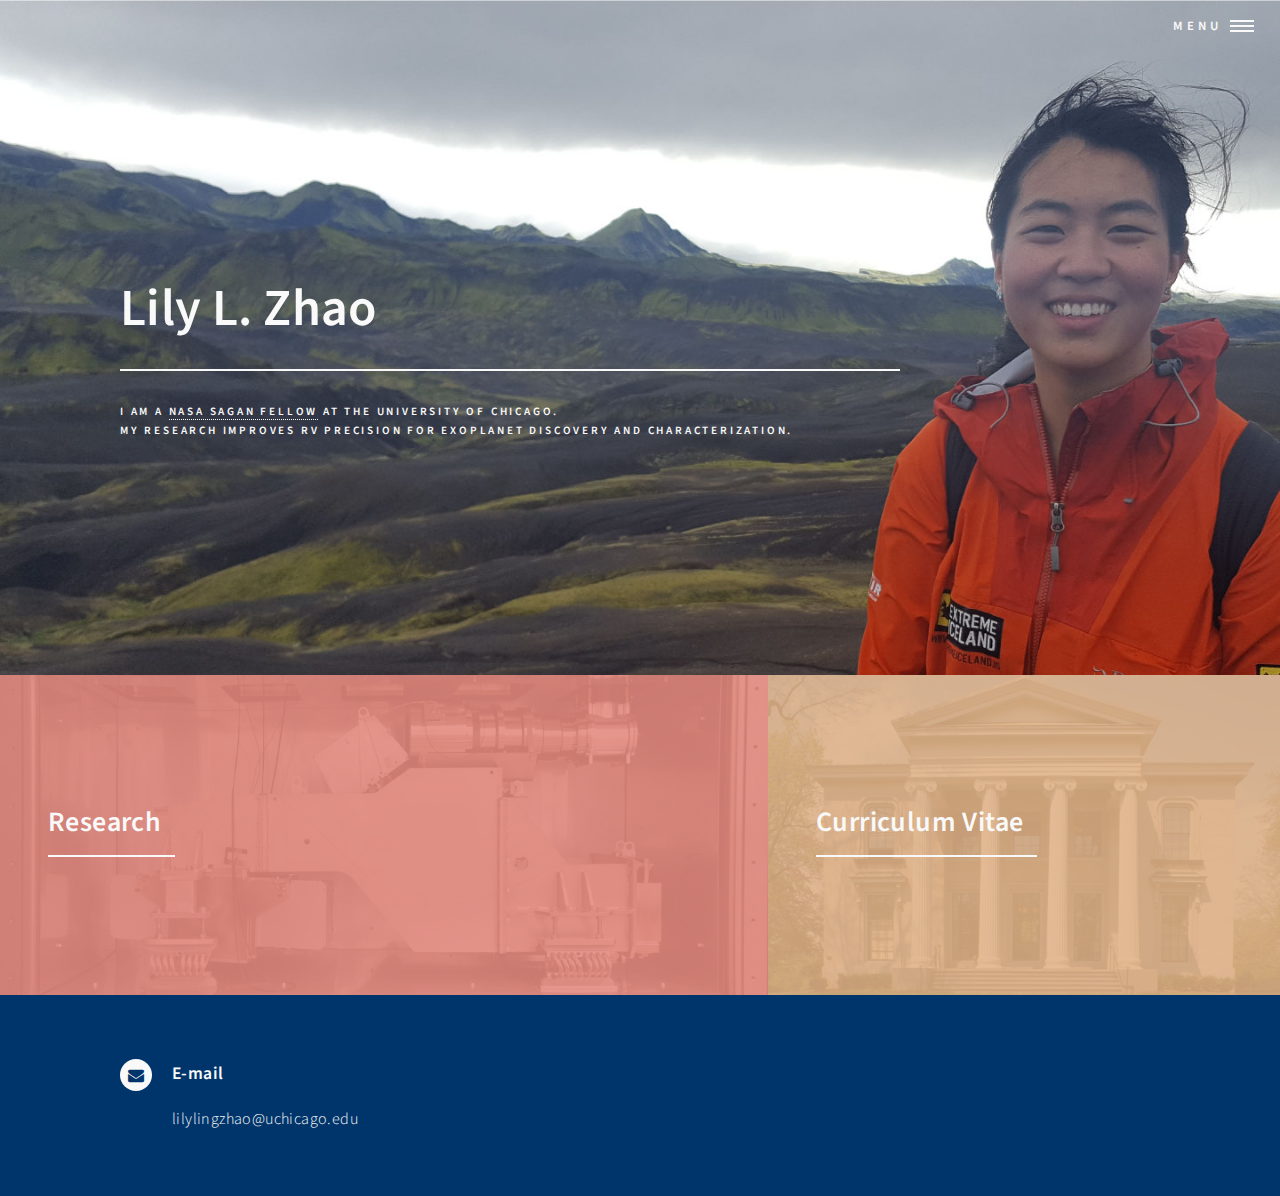
<file: index.html>
<!DOCTYPE HTML>
<!--
	Forty by HTML5 UP
	html5up.net | @ajlkn
	Free for personal and commercial use under the CCA 3.0 license (html5up.net/license)
-->
<html>
	<head>
		<!-- Global site tag (gtag.js) - Google Analytics -->
		<script async src="https://www.googletagmanager.com/gtag/js?id=UA-116689965-1"></script>
		<script>
		  window.dataLayer = window.dataLayer || [];
		  function gtag(){dataLayer.push(arguments);}
		  gtag('js', new Date());

		  gtag('config', 'UA-116689965-1');
		</script>

		<title>Lily L. Zhao</title>
		<meta charset="utf-8" />
		<meta name="description" content="Lily Zhao Astronomy">
		<meta name="keywords" content="Lily Zhao, Lily Ling Zhao, Lily, Zhao, Yale, Flatiron, CCA, Astronomy, Exoplanets, EXPRES, Chicago, UChicago, Lily Zhao Yale, Lily Zhao Yale Astronomy">
		<meta name="author" content="Lily Zhao">
		<meta name="viewport" content="width=device-width, initial-scale=1, user-scalable=no" />
		<!--[if lte IE 8]><script src="assets/js/ie/html5shiv.js"></script><![endif]-->
		<link rel="stylesheet" href="assets/css/main.css" />
		<!--[if lte IE 9]><link rel="stylesheet" href="assets/css/ie9.css" /><![endif]-->
		<!--[if lte IE 8]><link rel="stylesheet" href="assets/css/ie8.css" /><![endif]-->
	</head>
	<body>

		<!-- Wrapper -->
			<div id="wrapper">

				<!-- Header -->
					<header id="header" class="alt">
						<nav>
							<a href="#menu">Menu</a>
						</nav>
					</header>

				<!-- Menu -->
					<nav id="menu">
						<ul class="links">
							<li><a href="index.html">Home</a></li>
							<li><a href="research.html">Research</a></li>
							<li><a href="documents/zhao_lily_cv.pdf">CV</a></li>
						</ul>
					</nav>

				<!-- Banner -->
					<section id="banner" class="major face">
						<div class="inner">
							<header class="major">
								<h1>Lily L. Zhao</h1>
							</header>
							<div class="content">
								<p>I am a <a href="https://www.stsci.edu/stsci-research/fellowships/nasa-hubble-fellowship-program/2024-nhfp-fellows#section-964e3c10-f642-46e3-9c06-af0b5f8997ac" target="_blank">NASA Sagan Fellow</a> at the University of Chicago.  <br>My research improves RV precision for exoplanet discovery and characterization.
							</div>
						</div>
					</section>

				<!-- Main -->
					<div id="main">

						<!-- One -->
							<section id="one" class="tiles">
								<article>
									<span class="image">
										<img src="images/headshot.jpg" alt="" />
									</span>
									<header class="major">
										<h3><a href="research.html" class="link">Research</a></h3>
									</header>
								</article>
								<article>
									<span class="image">
										<img src="images/work.jpg" alt="" />
									</span>
									<header class="major">
										<h3><a href="documents/zhao_lily_cv.pdf" class="link">Curriculum Vitae</a></h3>
									</header>
								</article>
							</section>
					</div>

				<!-- Contact -->
					<section id="two">
						<div class="inner">
							<section>
								<section class="contact-method">
									<span class="icon alt fa-envelope"></span>
									<h4>E-mail</h4>
									lilylingzhao@uchicago.edu
								</section>
							</section>
						</div>
					</section>

			</div>

		<!-- Scripts -->
			<script src="assets/js/jquery.min.js"></script>
			<script src="assets/js/jquery.scrolly.min.js"></script>
			<script src="assets/js/jquery.scrollex.min.js"></script>
			<script src="assets/js/skel.min.js"></script>
			<script src="assets/js/util.js"></script>
			<!--[if lte IE 8]><script src="assets/js/ie/respond.min.js"></script><![endif]-->
			<script src="assets/js/main.js"></script>

	</body>
</html>
</file>
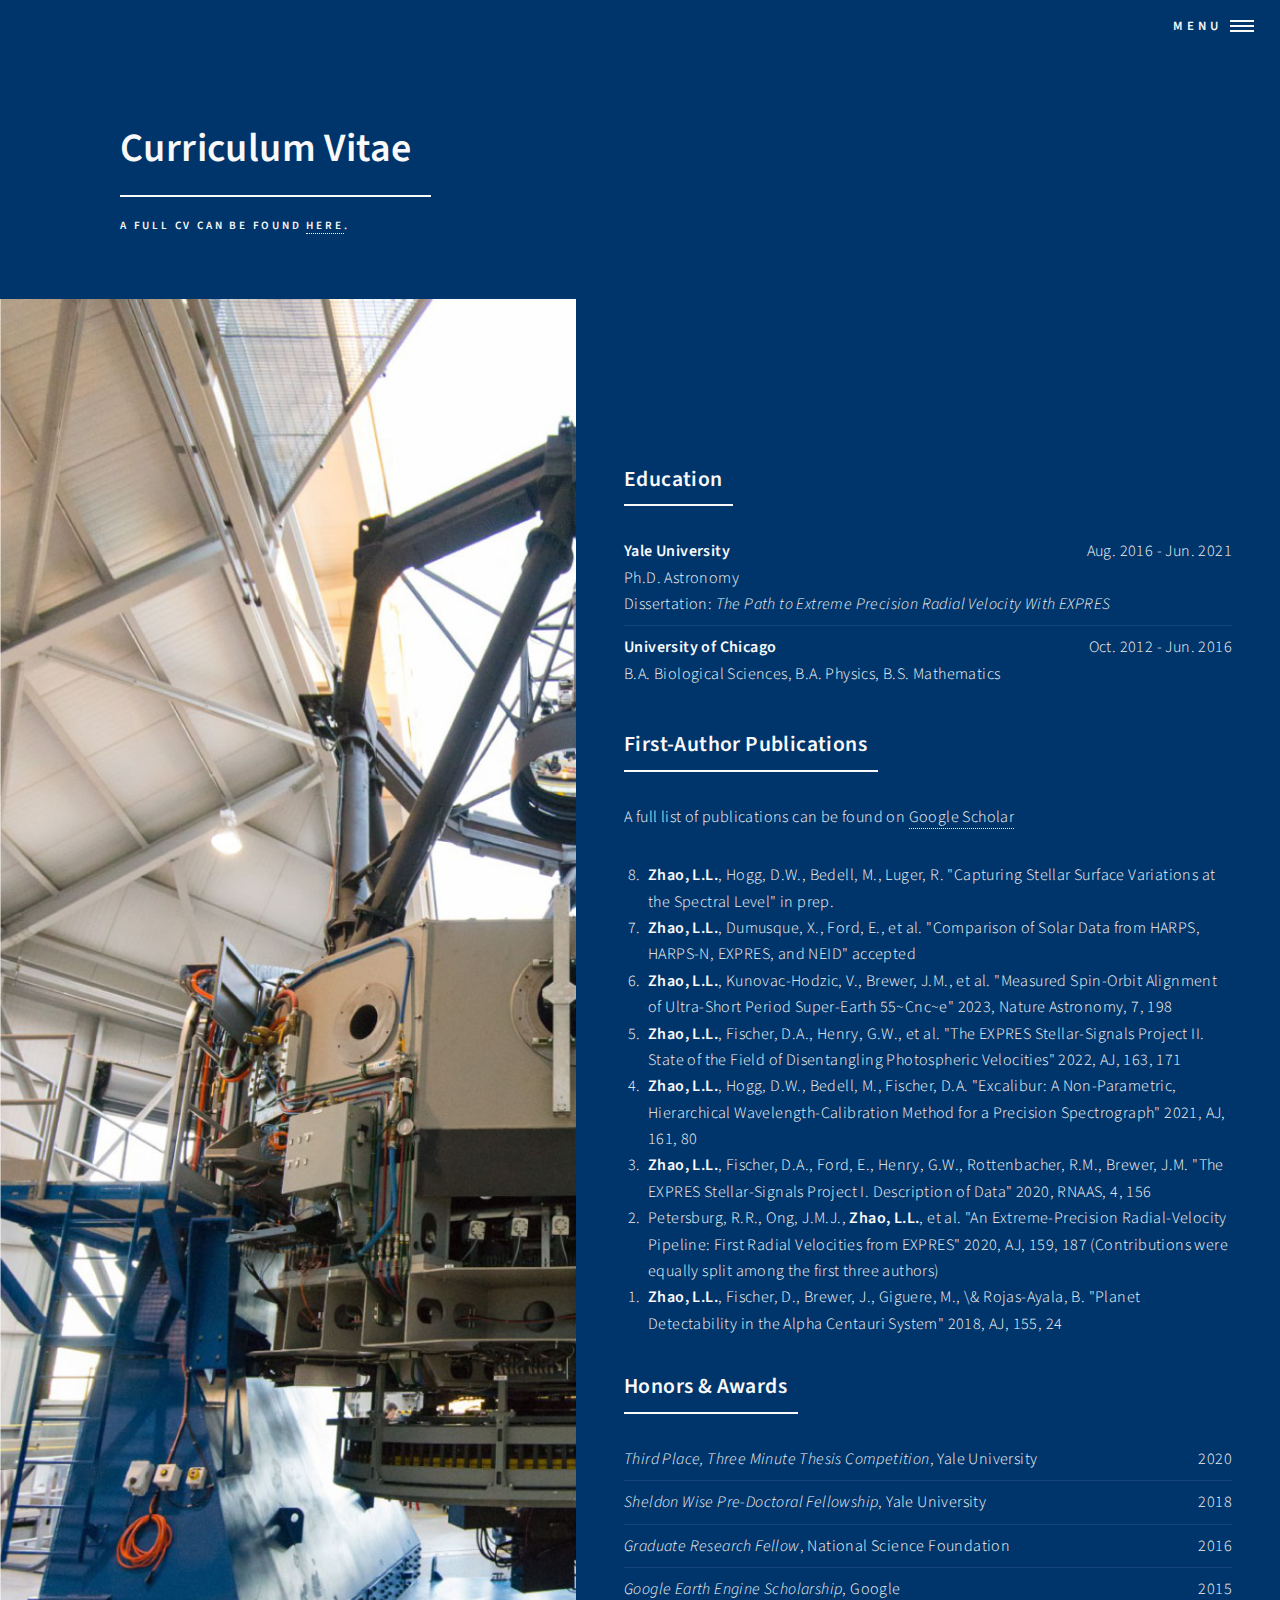
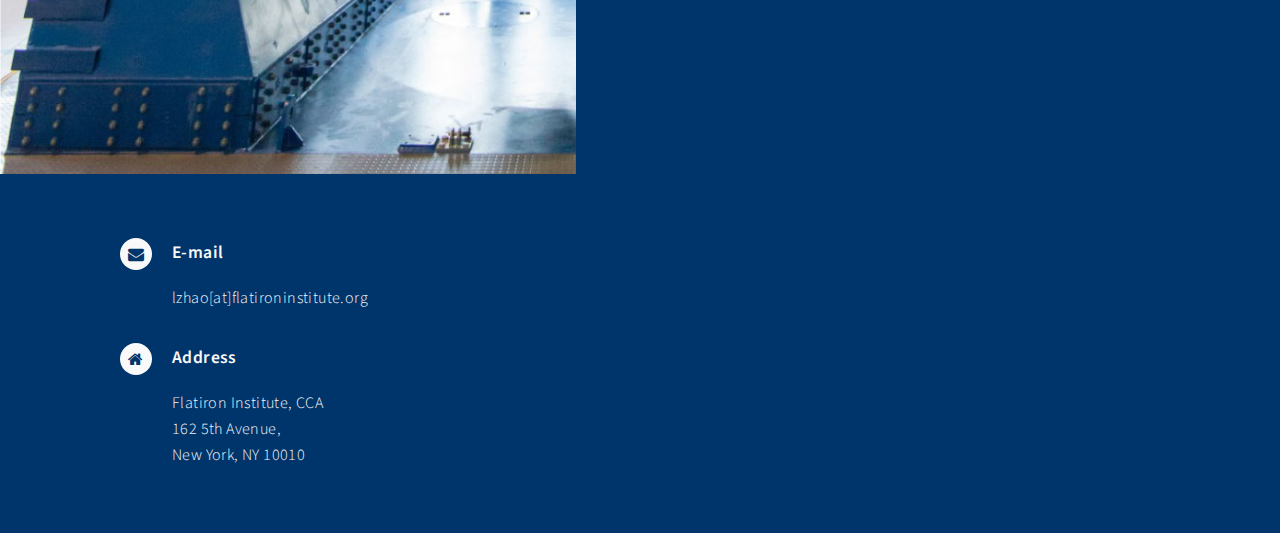
<file: cv.html>
<!DOCTYPE HTML>
<!--
	Forty by HTML5 UP
	html5up.net | @ajlkn
	Free for personal and commercial use under the CCA 3.0 license (html5up.net/license)
-->
<html>
	<head>
		<!-- Global site tag (gtag.js) - Google Analytics -->
		<script async src="https://www.googletagmanager.com/gtag/js?id=UA-116689965-1"></script>
		<script>
		  window.dataLayer = window.dataLayer || [];
		  function gtag(){dataLayer.push(arguments);}
		  gtag('js', new Date());

		  gtag('config', 'UA-116689965-1');
		</script>

		<title>Lily L. Zhao CV</title>
		<meta charset="utf-8" />
		<meta name="description" content="CV">
		<meta name="keywords" content="Lily Zhao, Yale, Astronomy, Flatiron, CCA, Research, CV, exoplanets">
		<meta name="author" content="Lily Zhao">
		<meta name="viewport" content="width=device-width, initial-scale=1, user-scalable=no" />
		<!--[if lte IE 8]><script src="assets/js/ie/html5shiv.js"></script><![endif]-->
		<link rel="stylesheet" href="assets/css/main.css" />
		<!--[if lte IE 9]><link rel="stylesheet" href="assets/css/ie9.css" /><![endif]-->
		<!--[if lte IE 8]><link rel="stylesheet" href="assets/css/ie8.css" /><![endif]-->
	</head>
	<body>

		<!-- Wrapper -->
			<div id="wrapper">

				<!-- Header -->
					<header id="header" class="alt style2">
						<nav>
							<a href="#menu">Menu</a>
						</nav>
					</header>

				<!-- Menu -->
					<nav id="menu">
						<ul class="links">
							<li><a href="index.html">Home</a></li>
							<li><a href="research.html">Research</a></li>
							<li><a href="documents/zhao_lily_cv.pdf">CV</a></li>
						</ul>
					</nav>


				<!-- Main -->
					<div id="main">

						<!-- One -->
							<section id="one">
								<div class="inner">
									<header class="major">
										<h1>Curriculum Vitae</h1>
										<p>A full CV can be found <a href="documents/zhao_lily_cv.pdf">here</a>.</p>
									</header>
								</div>
							</section>

						<!-- Two -->
							<section id="two" class="spotlights cv">
								<section>
									<div class="content">
										<div class="inner">
											<header class="major">
												<h3>Education</h3>
											</header>
											<ul class="alt">
												<li>
													<b>Yale University</b>
														<span class='cv-date'>
															Aug. 2016 - Jun. 2021
														</span>
													</br>
													Ph.D. Astronomy
													</br>
													Dissertation: <i>The Path to Extreme Precision Radial Velocity With EXPRES</i>
												</li>
												<li>
													<b>University of Chicago</b>
														<span class='cv-date'>
															Oct. 2012 - Jun. 2016
														</span>
													</br>
													B.A. Biological Sciences, B.A. Physics, B.S. Mathematics
												</li>
											</ul>
										</div>

										<div class="inner">
											<header class="major">
												<h3>First-Author Publications</h3>
											</header>
											<p>A full list of publications can be found on <a href="https://scholar.google.com/citations?user=pt-fQdsAAAAJ&hl=en">Google Scholar</a></p>
											<ol reversed>
												<li>
													<b>Zhao, L.L.</b>, Hogg, D.W., Bedell, M., Luger, R. "Capturing Stellar Surface Variations at the Spectral Level" in prep.
												</li>
												<li>
													<b>Zhao, L.L.</b>, Dumusque, X., Ford, E., et al. "Comparison of Solar Data from HARPS, HARPS-N, EXPRES, and NEID" accepted

												</li>
												<li>
													<b>Zhao, L.L.</b>, Kunovac-Hodzic, V., Brewer, J.M., et al. "Measured Spin-Orbit Alignment of Ultra-Short Period Super-Earth 55~Cnc~e" 2023, Nature Astronomy, 7, 198

												</li>
												<li>
													<b>Zhao, L.L.</b>, Fischer, D.A., Henry, G.W., et al.  "The EXPRES Stellar-Signals Project II. State of the Field of Disentangling Photospheric Velocities" 2022, AJ, 163, 171

												</li>
												<li>
													<b>Zhao, L.L.</b>, Hogg, D.W., Bedell, M., Fischer, D.A.  "Excalibur: A Non-Parametric, Hierarchical Wavelength-Calibration Method for a Precision Spectrograph" 2021, AJ, 161, 80

												</li>
												<li>
													<b>Zhao, L.L.</b>, Fischer, D.A., Ford, E., Henry, G.W., Rottenbacher, R.M., Brewer, J.M.  "The EXPRES Stellar-Signals Project I. Description of Data" 2020, RNAAS, 4, 156

												</li>
												<li>
													Petersburg, R.R., Ong, J.M.J., <b>Zhao, L.L.</b>, et al.  "An Extreme-Precision Radial-Velocity Pipeline: First Radial Velocities from EXPRES" 2020, AJ, 159, 187 (Contributions were equally split among the first three authors)

												</li>
												<li>
													<b>Zhao, L.L.</b>, Fischer, D., Brewer, J., Giguere, M., \& Rojas-Ayala, B.  "Planet Detectability in the Alpha Centauri System" 2018, AJ, 155, 24
												</li>
											</ol>
										</div>

										<div class="inner">
											<header class="major">
												<h3>Honors &amp; Awards</h3>
											</header>
											<ul class="alt">
												<li>
													<i>Third Place, Three Minute Thesis Competition</i>, Yale University
													<span class='cv-date'>2020</span>
												</li>
												<li>
													<i>Sheldon Wise Pre-Doctoral Fellowship</i>, Yale University
													<span class='cv-date'>2018</span>
												</li>
												<li>
													<i>Graduate Research Fellow</i>, National Science Foundation
													<span class='cv-date'>2016</span>
												</li>
												<li>
													<i>Google Earth Engine Scholarship</i>, Google
													<span class='cv-date'>2015</span>
												</li>
												<!--<li>
													<i>Dean's List</i>, University of Chicago
													<span class='cv-date'>2013-2016</span>
												</li>-->
											</ul>
										</div>

									</div>
									<a class="image">
										<img src="images/dct_telescope.jpg" alt="" data-position="center center" />
									</a>
									<a class="image image-bot">
										<img src="images/dct_square.jpg" alt="" data-position="center center" />
									</a>
								</section>
							</section>
					</div>


				<!-- Contact -->
					<section id="two">
						<div class="inner">
							<section>
								<section class="contact-method">
									<span class="icon alt fa-envelope"></span>
									<h4>E-mail</h4>
									lzhao[at]flatironinstitute.org
								</section>
								<section class="contact-method">
									<span class="icon alt fa-home"></span>
									<h4>Address</h4>
									<span>Flatiron Institute, CCA<br />
									162 5th Avenue,<br />
									New York, NY 10010</span>
								</section>
							</section>
						</div>
					</section>

			</div>

		<!-- Scripts -->
			<script src="assets/js/jquery.min.js"></script>
			<script src="assets/js/jquery.scrolly.min.js"></script>
			<script src="assets/js/jquery.scrollex.min.js"></script>
			<script src="assets/js/skel.min.js"></script>
			<script src="assets/js/util.js"></script>
			<!--[if lte IE 8]><script src="assets/js/ie/respond.min.js"></script><![endif]-->
			<script src="assets/js/main.js"></script>

	</body>
</html>
</file>
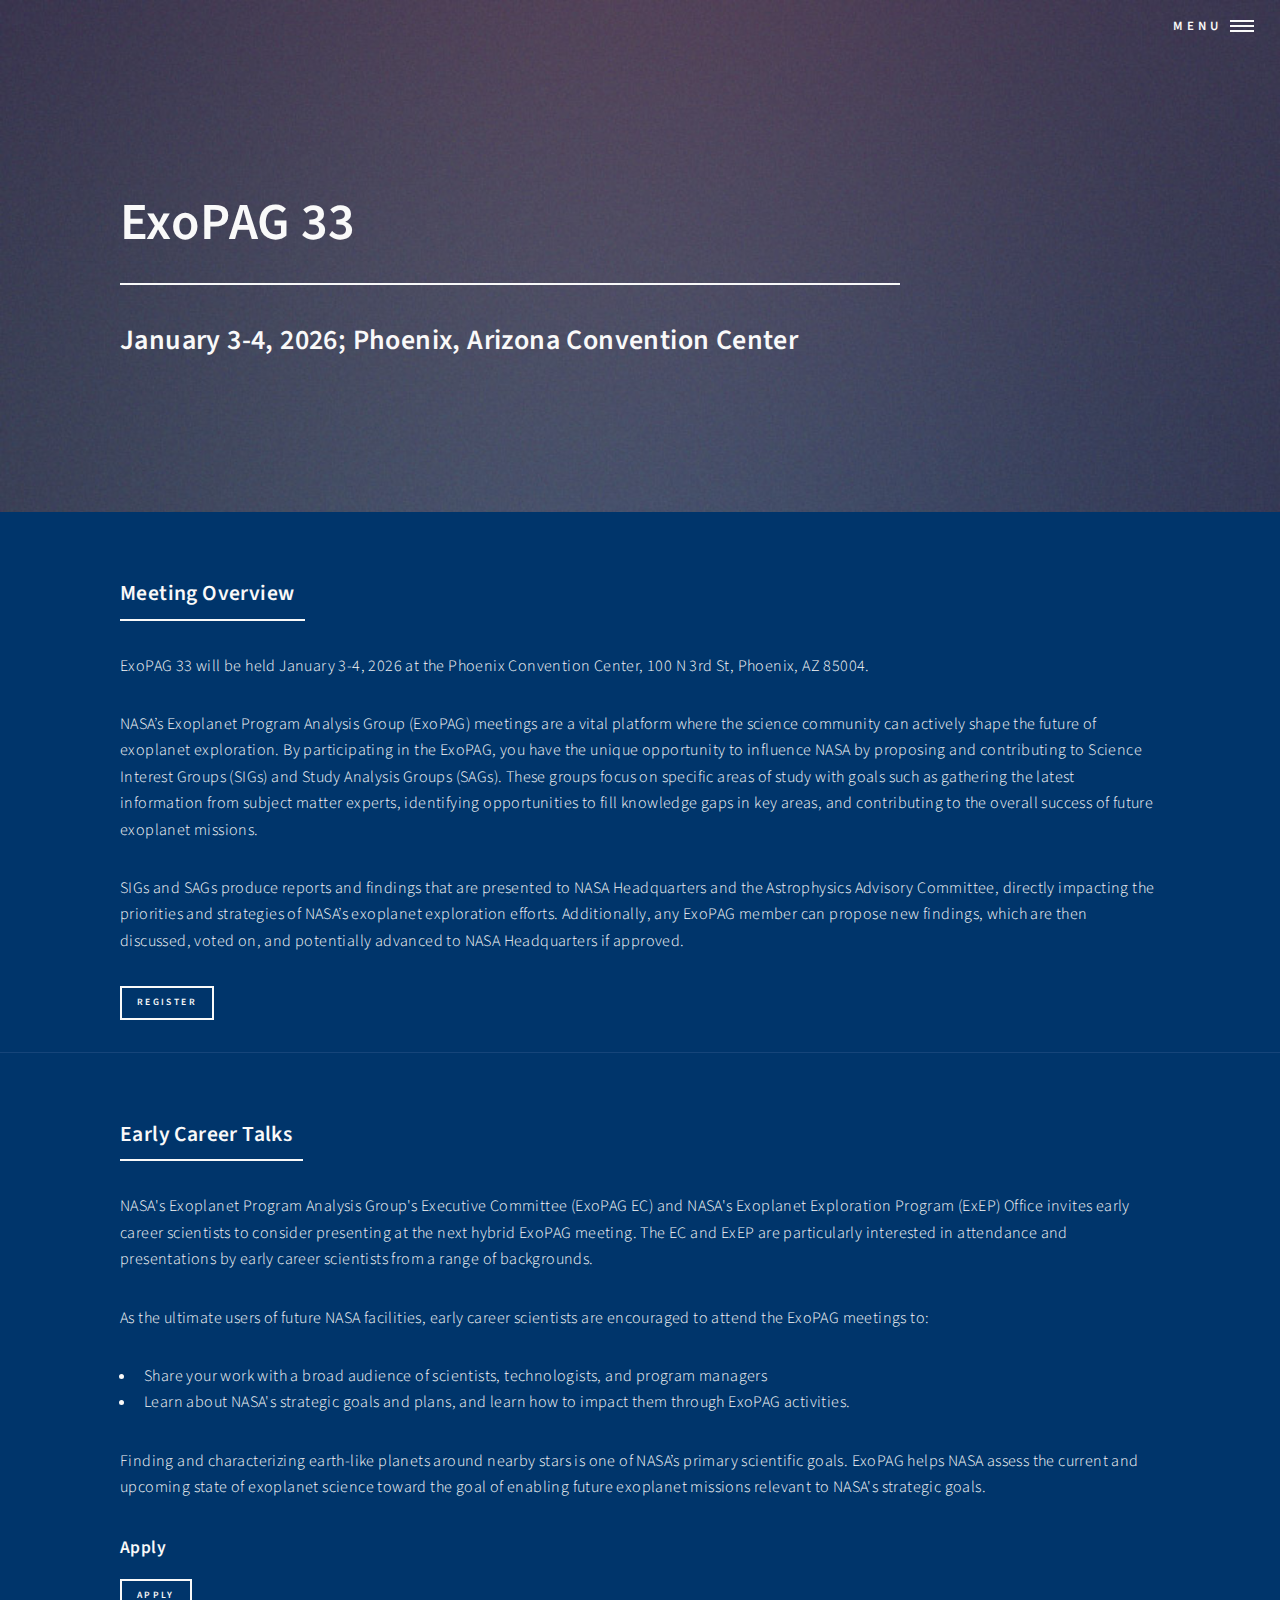
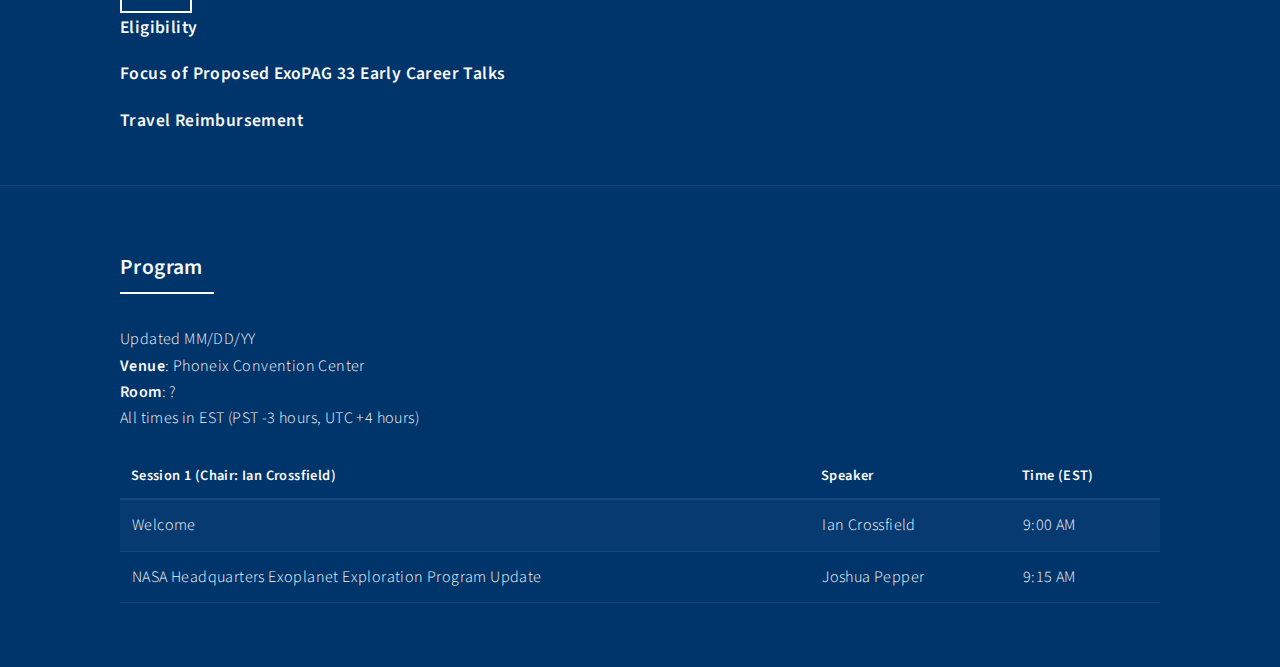
<file: exopag33.html>
<!DOCTYPE HTML>
<!--
	Forty by HTML5 UP
	html5up.net | @ajlkn
	Free for personal and commercial use under the CCA 3.0 license (html5up.net/license)
-->
<html>
	<head>
		<!-- Global site tag (gtag.js) - Google Analytics -->
		<script async src="https://www.googletagmanager.com/gtag/js?id=UA-116689965-1"></script>
		<script>
		  window.dataLayer = window.dataLayer || [];
		  function gtag(){dataLayer.push(arguments);}
		  gtag('js', new Date());

		  gtag('config', 'UA-116689965-1');
		</script>

		<title>ExoPAG 33</title>
		<meta charset="utf-8" />
		<meta name="description" content="ExoPAG 33">
		<meta name="author" content="Lily Zhao">
		<meta name="viewport" content="width=device-width, initial-scale=1, user-scalable=no" />
		<!--[if lte IE 8]><script src="assets/js/ie/html5shiv.js"></script><![endif]-->
		<link rel="stylesheet" href="assets/css/main.css" />
		<!--[if lte IE 9]><link rel="stylesheet" href="assets/css/ie9.css" /><![endif]-->
		<!--[if lte IE 8]><link rel="stylesheet" href="assets/css/ie8.css" /><![endif]-->
	</head>
	<body>

		<!-- Wrapper -->
			<div id="wrapper">

				<!-- Header -->
				<!-- Note: The "styleN" class below should match that of the banner element. -->
					<header id="header" class="alt style2">
						<nav>
							<a href="#menu">Menu</a>
						</nav>
					</header>

				<!-- Menu -->
					<nav id="menu">
						<ul class="links">
							<li><a href="exopag33.html#overview">Overview</a></li>
							<li><a href="exopag33.html#register">Registration</a></li>
							<li><a href="exopag33.html#early">Early Career Talks</a></li>
							<li><a href="exopag33.html#program">Program</a></li>
						</ul>
					</nav>

				<!-- Banner -->
				<!-- Note: The "styleN" class below should match that of the header element. -->
					<section id="banner">
						<div class="inner">
							<span class="image">
								<img src="images/pic06.jpg" alt="" />
							</span>
							<header class="major">
								<h1>ExoPAG 33</h1>
							</header>
							<div class="content">
								<h2>January 3-4, 2026; Phoenix, Arizona Convention Center</h2>
							</div>
						</div>
					</section>

				<!-- Main -->
					<div id="main">

						<!-- Overview -->
							<section id="overview">
								<div class="inner">
									<header class="major">
										<h3>Meeting Overview</h3>
									</header>

									<p>
										ExoPAG 33 will be held January 3-4, 2026 at the Phoenix Convention Center, 100 N 3rd St, Phoenix, AZ 85004.
									</p>


									<p>
										NASA’s Exoplanet Program Analysis Group (ExoPAG) meetings are a vital platform where the science community can actively shape the future of exoplanet exploration. By participating in the ExoPAG, you have the unique opportunity to influence NASA by proposing and contributing to Science Interest Groups (SIGs) and Study Analysis Groups (SAGs). These groups focus on specific areas of study with goals such as gathering the latest information from subject matter experts, identifying opportunities to fill knowledge gaps in key areas, and contributing to the overall success of future exoplanet missions.
									</p>

									<p>
										SIGs and SAGs produce reports and findings that are presented to NASA Headquarters and the Astrophysics Advisory Committee, directly impacting the priorities and strategies of NASA’s exoplanet exploration efforts. Additionally, any ExoPAG member can propose new findings, which are then discussed, voted on, and potentially advanced to NASA Headquarters if approved.
									</p>

									<a href="https://arxiv.org/ftp/arxiv/papers/1606/1606.04413.pdf" target="_blank" class="button small" id='register'>Register</a>
								</div>
							</section>

						<!-- Early Career -->
							<section id="early">
								<div class="inner">
									<header class="major">
										<h3>Early Career Talks</h3>
									</header>
									<p>
										NASA's Exoplanet Program Analysis Group's Executive Committee (ExoPAG EC) and NASA's Exoplanet Exploration Program (ExEP) Office invites early career scientists to consider presenting at the next hybrid ExoPAG meeting. The EC and ExEP are particularly interested in attendance and presentations by early career scientists from a range of backgrounds.
									</p>

									<p>
										As the ultimate users of future NASA facilities, early career scientists are encouraged to attend the ExoPAG meetings to:
									<ul>
										<li>Share your work with a broad audience of scientists, technologists, and program managers</li>
										<li>Learn about NASA's strategic goals and plans, and learn how to impact them through ExoPAG activities.</li>
									</ul>
									Finding and characterizing earth-like planets around nearby stars is one of NASA’s primary scientific goals. ExoPAG helps NASA assess the current and upcoming state of exoplanet science toward the goal of enabling future exoplanet missions relevant to NASA's strategic goals.
									</p>

									<header class="minor">
										<h4>Apply</h4>
									</header>

									<a href="https://urldefense.com/v3/__https://urldefense.us/v3/__https:/*kusurvey.ca1.qualtrics.com/jfe/form/SV_6X4w6xrj4UuLWE6__;!!PvBDto6Hs4WbVuu7!K2KwJjKyWZIt_c0fgLjPp5STLpfq1cKbMZjm9cCOV6PYvpvx0nZfwBqdHcUG0vEyxuhd09FGgILGt58OtQ$__;Lw!!BpyFHLRN4TMTrA!5Gp2kCCZTCoVAvGJMk4yaAzd6FxTFNdEYSq2b3iVY2qqbN8PuyYlwHvJL02Fm1tswZnCd8OeWVSZItrn8Z8$" target="_blank" class="button small">Apply</a>

									<header class="minor">
										<h4>Eligibility</h4>
									</header>

									<header class="minor">
										<h4>Focus of Proposed ExoPAG 33 Early Career Talks</h4>
									</header>


									<header class="minor">
										<h4>Travel Reimbursement</h4>
									</header>
								</div>
							</section>

						<!-- Program -->
							<section id="program">
								<div class="inner">
									<header class="major">
										<h3>Program</h3>
									</header>

									<p>
										Updated MM/DD/YY<br>
										<b>Venue</b>: Phoneix Convention Center <br>
										<b>Room</b>: ? <br>
										All times in EST (PST -3 hours, UTC +4 hours)
									</p>


                                    <table class="bordered">
                                        <thead>
                                            <tr>
                                                <th class="bordered">Session 1 (Chair: Ian Crossfield)</th>
                                                <th>Speaker</th>
                                                <th>Time (EST)</th>
                                            </tr>
                                        </thead>
                                        <tbody>
                                            <tr>
                                                <td>Welcome</td>
                                                <td>Ian Crossfield</td>
                                                <td>9:00 AM</td>
                                            </tr>
                                            <tr>
                                                <td>NASA Headquarters Exoplanet Exploration Program Update</td>
                                                <td>Joshua Pepper</td>
                                                <td>9:15 AM</td>
                                            </tr>
                                        </tbody>
                                    </table>

								</div>
							</section>

			</div>

		<!-- Scripts -->
			<script src="assets/js/jquery.min.js"></script>
			<script src="assets/js/jquery.scrolly.min.js"></script>
			<script src="assets/js/jquery.scrollex.min.js"></script>
			<script src="assets/js/skel.min.js"></script>
			<script src="assets/js/util.js"></script>
			<!--[if lte IE 8]><script src="assets/js/ie/respond.min.js"></script><![endif]-->
			<script src="assets/js/main.js"></script>

	</body>
</html>
</file>
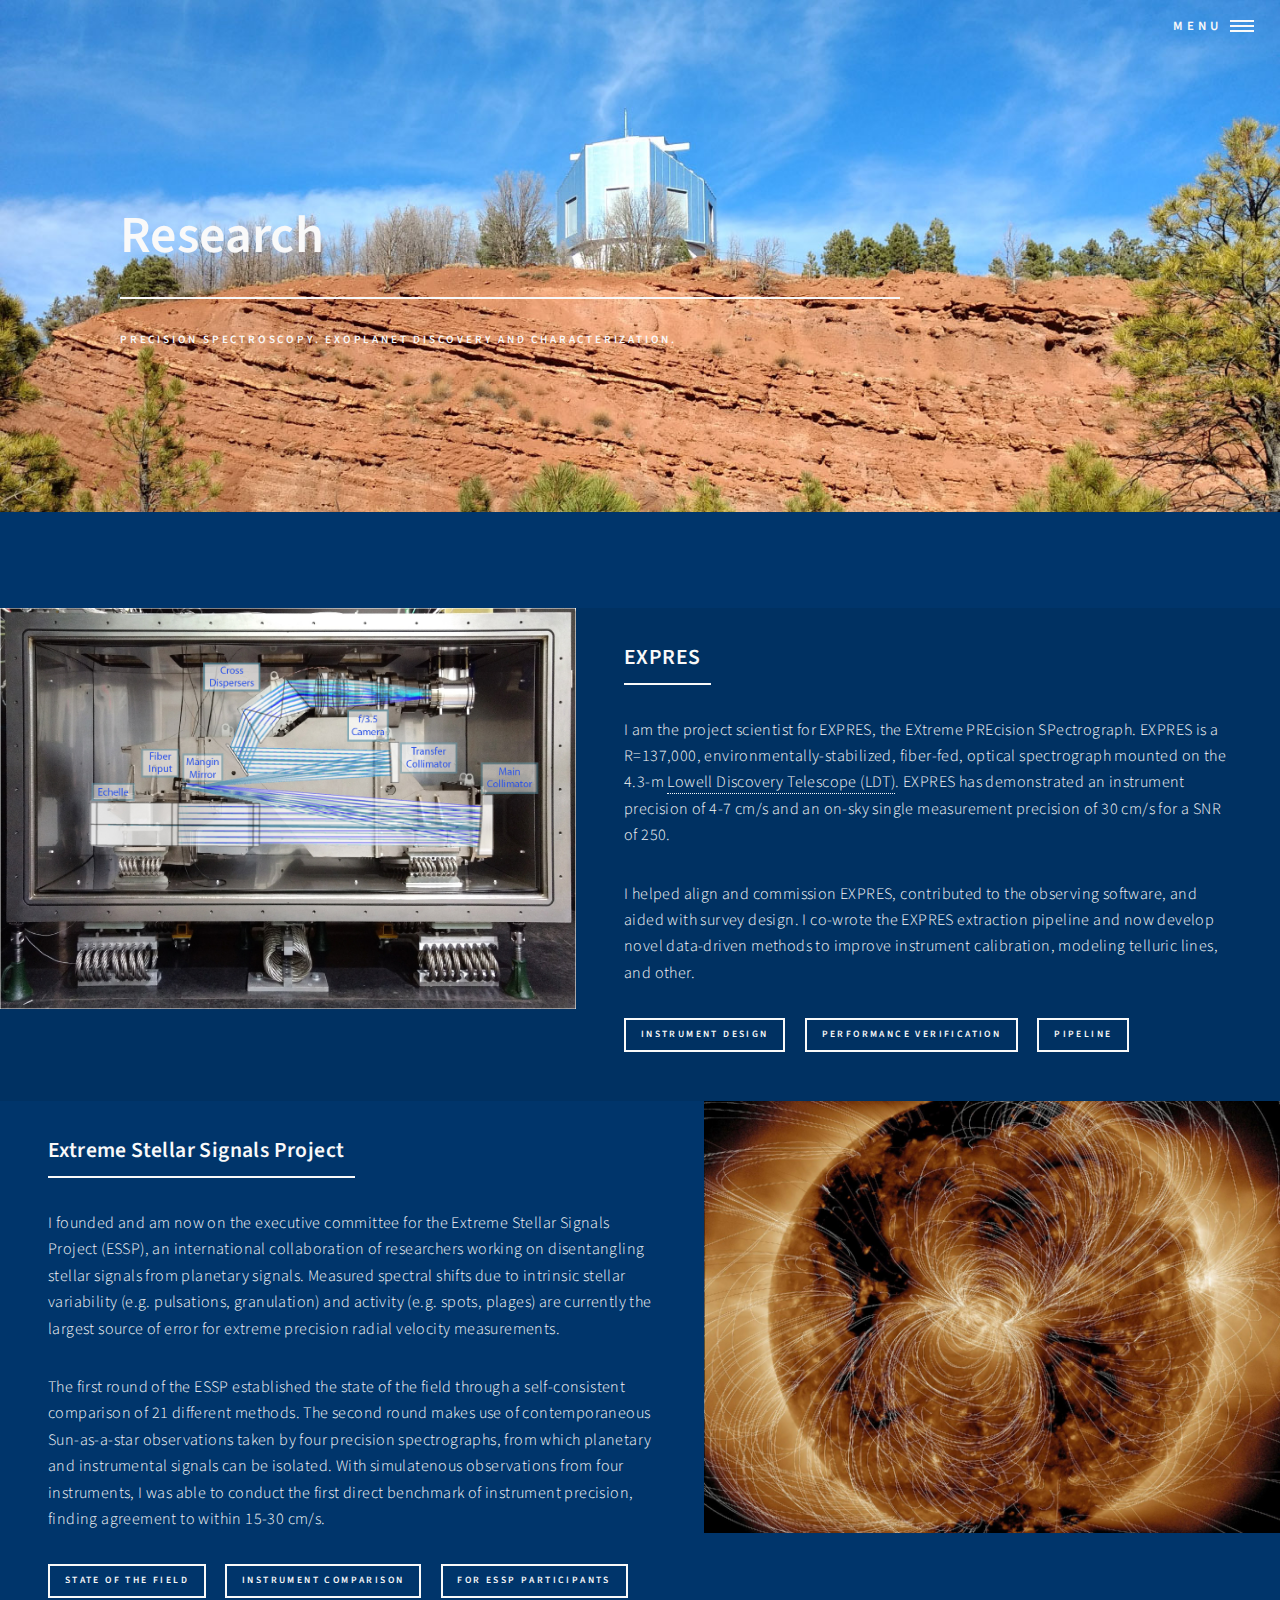
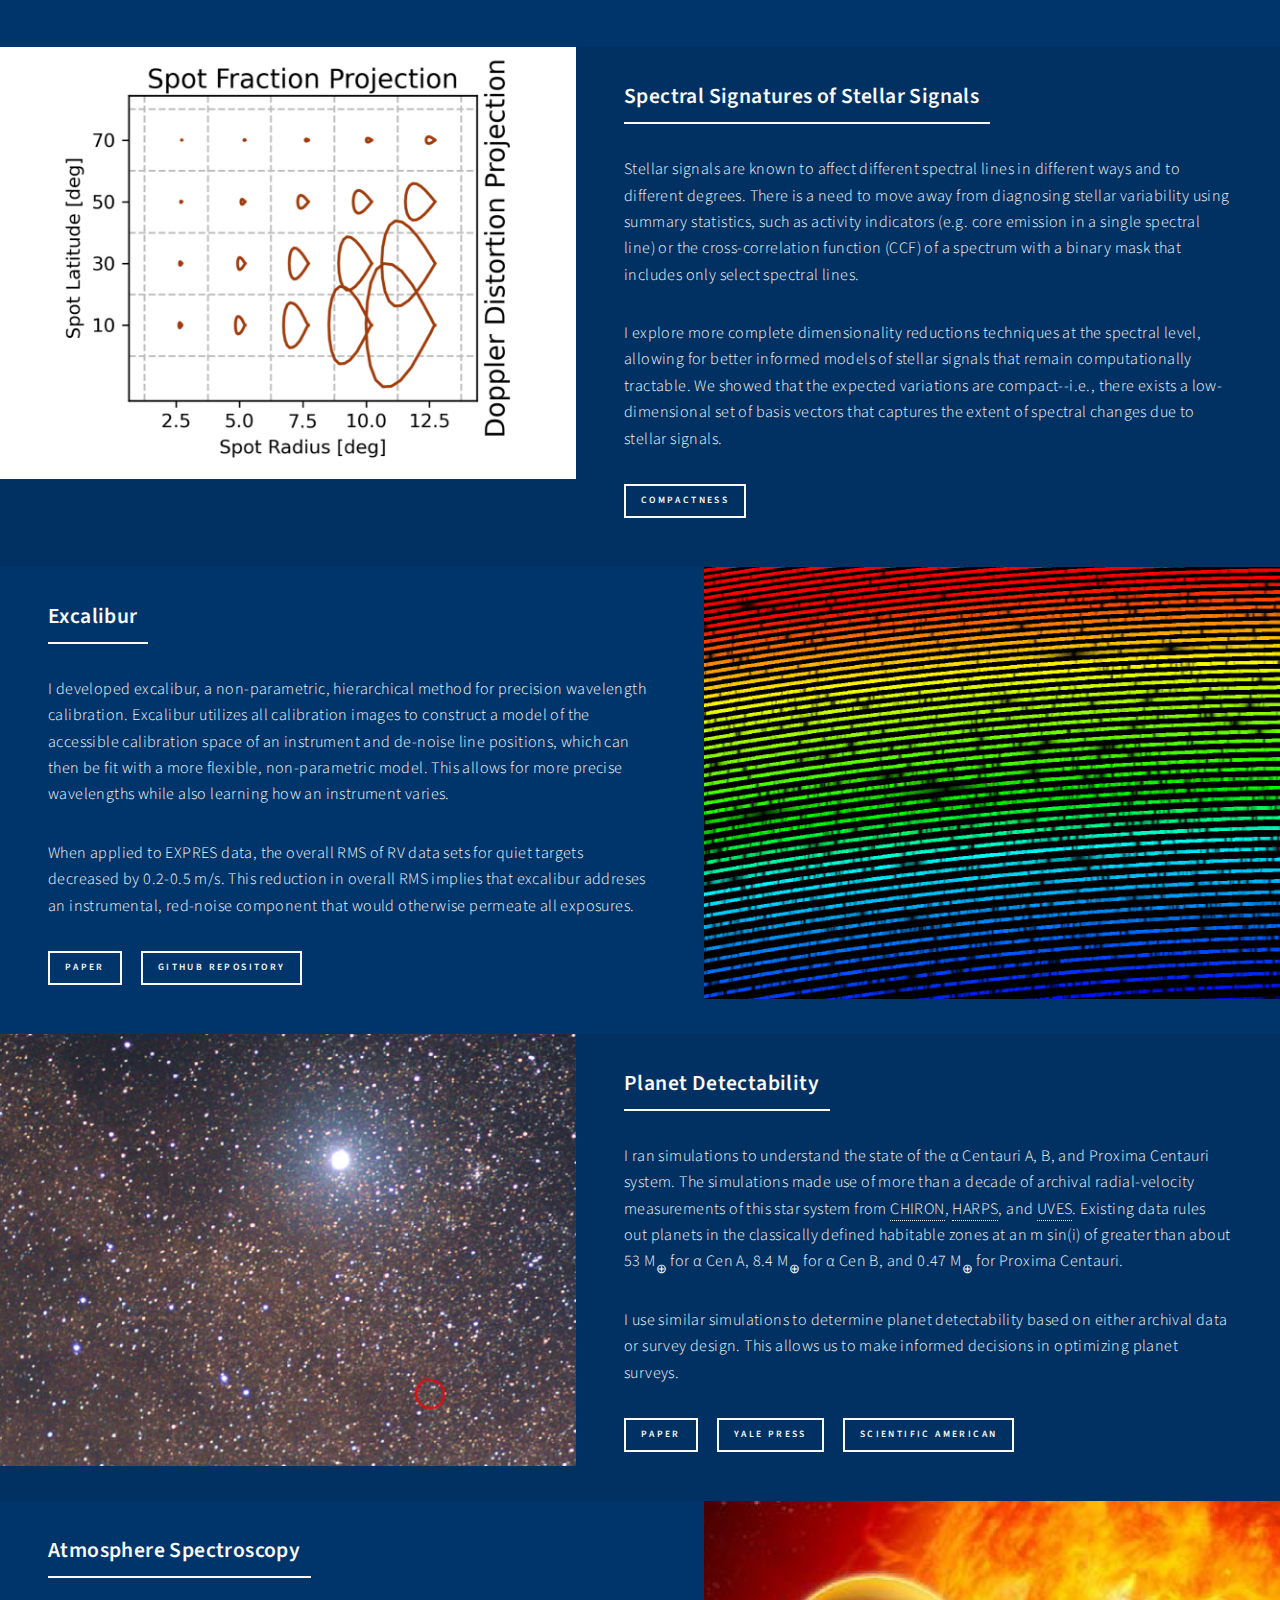
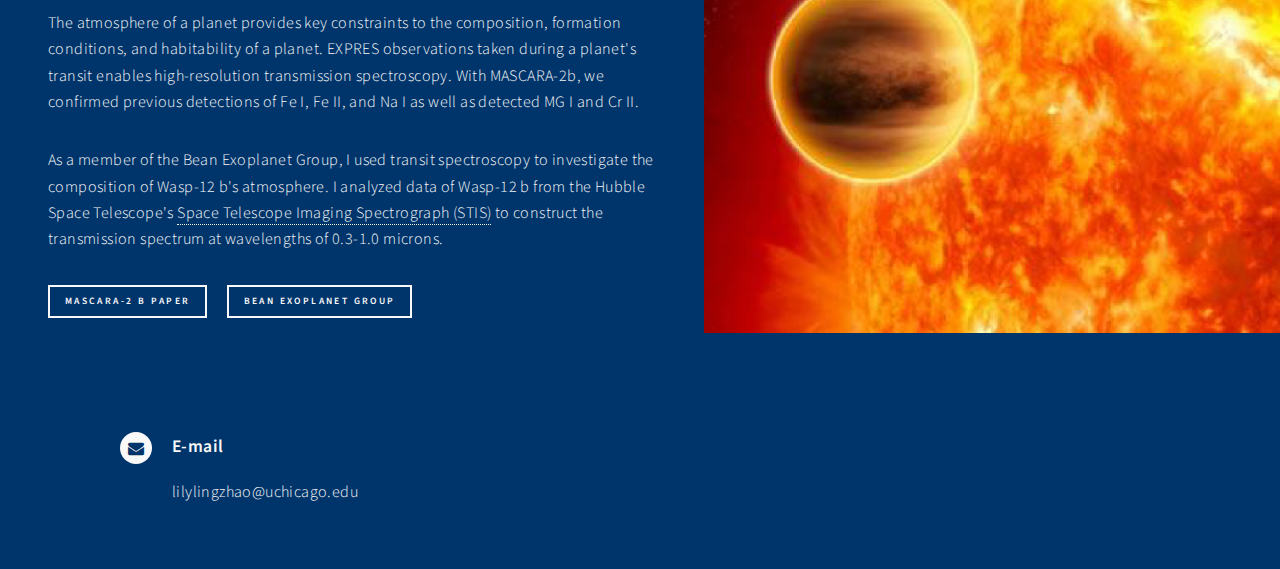
<file: research.html>
<!DOCTYPE HTML>
<!--
	Forty by HTML5 UP
	html5up.net | @ajlkn
	Free for personal and commercial use under the CCA 3.0 license (html5up.net/license)
-->
<html>
	<head>
		<!-- Global site tag (gtag.js) - Google Analytics -->
		<script async src="https://www.googletagmanager.com/gtag/js?id=UA-116689965-1"></script>
		<script>
		  window.dataLayer = window.dataLayer || [];
		  function gtag(){dataLayer.push(arguments);}
		  gtag('js', new Date());

		  gtag('config', 'UA-116689965-1');
		</script>

		<title>Lily L. Zhao Research</title>
		<meta charset="utf-8" />
		<meta name="description" content="Research">
		<meta name="keywords" content="Lily Zhao, Yale, Flatiron, CCA, Astronomy, Research, EXPRES, exoplanets">
		<meta name="author" content="Lily Zhao">
		<meta name="viewport" content="width=device-width, initial-scale=1, user-scalable=no" />
		<!--[if lte IE 8]><script src="assets/js/ie/html5shiv.js"></script><![endif]-->
		<link rel="stylesheet" href="assets/css/main.css" />
		<!--[if lte IE 9]><link rel="stylesheet" href="assets/css/ie9.css" /><![endif]-->
		<!--[if lte IE 8]><link rel="stylesheet" href="assets/css/ie8.css" /><![endif]-->
	</head>
	<body>

		<!-- Wrapper -->
			<div id="wrapper">

				<!-- Header -->
				<!-- Note: The "styleN" class below should match that of the banner element. -->
					<header id="header" class="alt style2">
						<nav>
							<a href="#menu">Menu</a>
						</nav>
					</header>

				<!-- Menu -->
					<nav id="menu">
						<ul class="links">
							<li><a href="index.html">Home</a></li>
							<li><a href="research.html">Research</a></li>
							<li><a href="documents/zhao_lily_cv.pdf">CV</a></li>
						</ul>
					</nav>

				<!-- Banner -->
				<!-- Note: The "styleN" class below should match that of the header element. -->
					<section id="banner">
						<div class="inner">
							<span class="image">
								<img src="images/prettyResearch.jpg" alt="" />
							</span>
							<header class="major">
								<h1>Research</h1>
							</header>
							<div class="content">
								<p>Precision spectroscopy.  Exoplanet discovery and characterization.</p>
							</div>
						</div>
					</section>

				<!-- Main -->
					<div id="main">

						<!-- One -->
							<section id="one">
								<div class="inner">
								</div>
							</section>

						<!-- Two -->
							<section id="two" class="spotlights">
								<section>
									<a class="image">
										<img src="images/lightpath.jpg" alt="" data-position="25% 25%" />
									</a>
									<div class="content">
										<div class="inner">
											<header class="major">
												<h3>EXPRES</h3>
											</header>
											<p>I am the project scientist for EXPRES, the EXtreme PREcision SPectrograph.  EXPRES is a R=137,000, environmentally-stabilized, fiber-fed, optical spectrograph mounted on the 4.3-m <a href="https://lowell.edu/research/telescopes-and-facilities/ldt/" target="_blank">Lowell Discovery Telescope (LDT)</a>.  EXPRES has demonstrated an instrument precision of 4-7 cm/s and an on-sky single measurement precision of 30 cm/s for a SNR of 250.
											</p>

											<p>I helped align and commission EXPRES, contributed to the observing software, and aided with survey design.  I co-wrote the EXPRES extraction pipeline and now develop novel data-driven methods to improve instrument calibration, modeling telluric lines, and other.
											</p>

											<ul class="actions">
												<li><a href="https://arxiv.org/ftp/arxiv/papers/1606/1606.04413.pdf" target="_blank" class="button small">Instrument Design</a></li>
												<li><a href="https://ui.adsabs.harvard.edu/abs/2020AJ....159..238B/abstract" target="_blank" class="button small">Performance Verification</a></li>
												<li><a href="https://ui.adsabs.harvard.edu/abs/2020AJ....159..187P/abstract" target="_blank" class="button small">Pipeline</a></li>
											</ul>
										</div>
									</div>
								</section>
								<section>
									<a class="image">
										<img src="images/shefiesty.jpg" alt="" data-position="25% 25%" />
									</a>
									<div class="content">
										<div class="inner">
											<header class="major">
												<h3>Extreme Stellar Signals Project</h3>
											</header>
											<p>I founded and am now on the executive committee for the Extreme Stellar Signals Project (ESSP), an international collaboration of researchers working on disentangling stellar signals from planetary signals.  Measured spectral shifts due to intrinsic stellar variability (e.g. pulsations, granulation) and activity (e.g. spots, plages) are currently the largest source of error for extreme precision radial velocity measurements.
											</p>

											<p>The first round of the ESSP established the state of the field through a self-consistent comparison of 21 different methods.  The second round makes use of contemporaneous Sun-as-a-star observations taken by four precision spectrographs, from which planetary and instrumental signals can be isolated.  With simulatenous observations from four instruments, I was able to conduct the first direct benchmark of instrument precision, finding agreement to within 15-30 cm/s.
											</p>

											<ul class="actions">
												<li><a href="https://ui.adsabs.harvard.edu/abs/2022AJ....163..171Z/abstract" target="_blank" class="button small">State of the Field</a></li>
												<li><a href="https://ui.adsabs.harvard.edu/abs/2023AJ....166..173Z/abstract" target="_blank" class="button small">Instrument Comparison</a></li>
												<li><a href="essp4.html" target="_blank" class="button small">For ESSP Participants</a></li>
											</ul>
										</div>
									</div>
								</section>
								<section>
									<a class="image">
										<img src="images/hamratio.jpeg" alt="" data-position="25% 25%" />
									</a>
									<div class="content">
										<div class="inner">
											<header class="major">
												<h3>Spectral Signatures of Stellar Signals</h3>
											</header>
											<p>Stellar signals are known to affect different spectral lines in different ways and to different degrees.  There is a need to move away from diagnosing stellar variability using summary statistics, such as activity indicators (e.g. core emission in a single spectral line) or the cross-correlation function (CCF) of a spectrum with a binary mask that includes only select spectral lines.
											</p>

											<p>I explore more complete dimensionality reductions techniques at the spectral level, allowing for better informed models of stellar signals that remain computationally tractable.  We showed that the expected variations are compact--i.e., there exists a low-dimensional set of basis vectors that captures the extent of spectral changes due to stellar signals.
											</p>

											<ul class="actions">
												<li><a href="https://ui.adsabs.harvard.edu/abs/2024ApJ...977..140Z/abstract" target="_blank" class="button small">Compactness</a></li>
											</ul>
										</div>
									</div>
								</section>
								<section>
									<a class="image">
										<img src="images/tastetherainbow.jpg" alt="" data-position="25% 25%" />
									</a>
									<div class="content">
										<div class="inner">
											<header class="major">
												<h3>Excalibur</h3>
											</header>
											<p>I developed excalibur, a non-parametric, hierarchical method for precision wavelength calibration.  Excalibur utilizes all calibration images to construct a model of the accessible calibration space of an instrument and de-noise line positions, which can then be fit with a more flexible, non-parametric model.  This allows for more precise wavelengths while also learning how an instrument varies.
											</p>

											<p>When applied to EXPRES data, the overall RMS of RV data sets for quiet targets decreased by 0.2-0.5 m/s. This reduction in overall RMS implies that excalibur addreses an instrumental, red-noise component that would otherwise permeate all exposures.
											</p>

											<ul class="actions">
												<li><a href="https://ui.adsabs.harvard.edu/abs/2021AJ....161...80Z/abstract" target="_blank" class="button small">Paper</a></li>
												<li><a href="https://github.com/lilylingzhao/excalibur" target="_blank" class="button small">GitHub Repository</a></li>
											</ul>
										</div>
									</div>
								</section>
								<section>
									<a class="image">
										<img src="images/myfavstars.jpg" alt="" data-position="25% 25%" />
									</a>
									<div class="content">
										<div class="inner">
											<header class="major">
												<h3>Planet Detectability</h3>
											</header>
											<p>I ran simulations to understand the state of the &alpha; Centauri A, B, and Proxima Centauri system.  The simulations made use of more than a decade of archival radial-velocity measurements of this star system from <a href="http://www.ctio.noao.edu/noao/node/847" target="_blank">CHIRON</a>, <a href="https://www.eso.org/sci/facilities/lasilla/instruments/harps.html" target="_blank">HARPS</a>, and <a href="http://www.eso.org/sci/facilities/paranal/instruments/uves.html" target="_blank">UVES</a>.  Existing data rules out planets in the classically defined habitable zones at an m sin(i) of greater than about 53 M<sub>&oplus;</sub> for &alpha; Cen A, 8.4 M<sub>&oplus;</sub> for &alpha; Cen B, and 0.47 M<sub>&oplus;</sub> for Proxima Centauri.</p>

											<p>I use similar simulations to determine planet detectability based on either archival data or survey design.  This allows us to make informed decisions in optimizing planet surveys.
											</p>
											<ul class="actions">
												<li><a href="https://ui.adsabs.harvard.edu/abs/2018AJ....155...24Z/abstract" target="_blank" class="button small">Paper</a></li>
												<li><a href="https://news.yale.edu/2017/12/18/new-approach-detecting-planets-alpha-centauri-system" target="_blank" class="button small">Yale Press</a></li>
												<li><a href="https://blogs.scientificamerican.com/observations/when-null-results-produce-important-science/" target="_blank" class="button small">Scientific American</a></li>
											</ul>
										</div>
									</div>
								</section>
								<section>
									<a class="image">
										<img src="images/waspy.jpg" alt="" data-position="25% 25%" />
									</a>
									<div class="content">
										<div class="inner">
											<header class="major">
												<h3>Atmosphere Spectroscopy</h3>
											</header>
											<p>The atmosphere of a planet provides key constraints to the composition, formation conditions, and habitability of a planet.  EXPRES observations taken during a planet's transit enables high-resolution transmission spectroscopy.  With MASCARA-2b, we confirmed previous detections of Fe I, Fe II, and Na I as well as detected MG I and Cr II.</p>

											<p>As a member of the Bean Exoplanet Group, I used transit spectroscopy to investigate the composition of Wasp-12 b's atmosphere.  I analyzed data of Wasp-12 b from the Hubble Space Telescope's <a href="http://www.stsci.edu/instruments/stis/" target="_blank">Space Telescope Imaging Spectrograph (STIS)</a> to construct the transmission spectrum at wavelengths of 0.3-1.0 microns.</p>
											<p>  </p>
											<ul class="actions">
												<li><a href="https://ui.adsabs.harvard.edu/abs/2020A%26A...641A.120H/abstract" target="_blank" class="button small">MASCARA-2 b Paper</a></li>
												<li><a href="http://astro.uchicago.edu/~jbean/" target="_blank" class="button small">Bean Exoplanet Group</a></li>
											</ul>
										</div>
									</div>
								</section>
							</section>
					</div>

				<!-- Contact -->
					<section id="two">
						<div class="inner">
							<section>
								<section class="contact-method">
									<span class="icon alt fa-envelope"></span>
									<h4>E-mail</h4>
									lilylingzhao@uchicago.edu
								</section>
						</div>
					</section>

			</div>

		<!-- Scripts -->
			<script src="assets/js/jquery.min.js"></script>
			<script src="assets/js/jquery.scrolly.min.js"></script>
			<script src="assets/js/jquery.scrollex.min.js"></script>
			<script src="assets/js/skel.min.js"></script>
			<script src="assets/js/util.js"></script>
			<!--[if lte IE 8]><script src="assets/js/ie/respond.min.js"></script><![endif]-->
			<script src="assets/js/main.js"></script>

	</body>
</html>
</file>
<file: assets/css/ie9.css>
/*
	Forty by HTML5 UP
	html5up.net | @ajlkn
	Free for personal and commercial use under the CCA 3.0 license (html5up.net/license)
*/

/* Spotlights */

	.spotlights > section:after {
		content: '';
		display: block;
		clear: both;
	}

	.spotlights > section > .image {
		float: left;
	}

	.spotlights > section > .content {
		float: left;
	}

/* Tiles */

	.tiles:after {
		content: '';
		display: block;
		clear: both;
	}

	.tiles article {
		padding: 8em 4em 6em 4em ;
		float: left;
		height: auto;
		max-height: none;
		min-height: 0;
	}

/* Header */

	#header .logo {
		position: absolute;
		top: 0;
		left: 0;
	}

	#header nav {
		position: absolute;
		top: 0;
		right: 0;
	}

/* Banner */

	#banner {
		padding: 7em 0 4em 0 ;
		background-attachment: scroll;
		height: auto;
		max-height: none;
		min-height: 0;
	}

		#banner > .inner .content {
			display: block;
		}

			#banner > .inner .content > * {
				margin-left: 0;
				margin: 0 0 2em 0;
			}

		#banner.major {
			height: auto;
			max-height: none;
			min-height: 0;
		}

/* Contact */

	#contact:after {
		content: '';
		display: block;
		clear: both;
	}

	#contact > .inner > * {
		float: left;
	}

/* Menu */

	#menu .inner {
		margin: 0 auto;
	}
</file>
<file: assets/css/ie8.css>
/*
	Forty by HTML5 UP
	html5up.net | @ajlkn
	Free for personal and commercial use under the CCA 3.0 license (html5up.net/license)
*/

/* Button */

	.button {
		border: solid 2px !important;
	}

		.button.next {
			padding-right: 1.75em;
		}

			.button.next:before, .button.next:after {
				display: none;
			}

/* Tiles */

	.tiles article {
		width: 50%;
		-ms-behavior: url("assets/js/ie/backgroundsize.min.htc");
		background-size: cover;
	}

/* Banner */

	#banner {
		-ms-behavior: url("assets/js/ie/backgroundsize.min.htc");
	}

		#banner:after {
			display: none;
		}

/* Menu */

	#menu {
		background: #242943;
	}
</file>
<file: assets/css/main.css>
@import url(font-awesome.min.css);
@import url("https://fonts.googleapis.com/css?family=Source+Sans+Pro:300,300italic,600,600italic");

/*
	Forty by HTML5 UP
	html5up.net | @ajlkn
	Free for personal and commercial use under the CCA 3.0 license (html5up.net/license)
*/

/* Reset */

	html, body, div, span, applet, object, iframe, h1, h2, h3, h4, h5, h6, p, blockquote, pre, a, abbr, acronym, address, big, cite, code, del, dfn, em, img, ins, kbd, q, s, samp, small, strike, strong, sub, sup, tt, var, b, u, i, center, dl, dt, dd, ol, ul, li, fieldset, form, label, legend, table, caption, tbody, tfoot, thead, tr, th, td, article, aside, canvas, details, embed, figure, figcaption, footer, header, hgroup, menu, nav, output, ruby, section, summary, time, mark, audio, video {
		margin: 0;
		padding: 0;
		border: 0;
		font-size: 100%;
		font: inherit;
		vertical-align: baseline;
	}

	article, aside, details, figcaption, figure, footer, header, hgroup, menu, nav, section {
		display: block;
	}

	body {
		line-height: 1;
	}

	ol, ul {
		list-style: none;
	}

	blockquote, q {
		quotes: none;
	}

	blockquote:before, blockquote:after, q:before, q:after {
		content: '';
		content: none;
	}

	table {
		border-collapse: collapse;
		border-spacing: 0;
	}

	body {
		-webkit-text-size-adjust: none;
	}

/* Box Model */

	*, *:before, *:after {
		-moz-box-sizing: border-box;
		-webkit-box-sizing: border-box;
		box-sizing: border-box;
	}

/* Grid */

	.row {
		border-bottom: solid 1px transparent;
		-moz-box-sizing: border-box;
		-webkit-box-sizing: border-box;
		box-sizing: border-box;
	}

	.row > * {
		float: left;
		-moz-box-sizing: border-box;
		-webkit-box-sizing: border-box;
		box-sizing: border-box;
	}

	.row:after, .row:before {
		content: '';
		display: block;
		clear: both;
		height: 0;
	}

	.row.uniform > * > :first-child {
		margin-top: 0;
	}

	.row.uniform > * > :last-child {
		margin-bottom: 0;
	}

	.row.\30 \25 > * {
		padding: 0 0 0 0em;
	}

	.row.\30 \25 {
		margin: 0 0 -1px 0em;
	}

	.row.uniform.\30 \25 > * {
		padding: 0em 0 0 0em;
	}

	.row.uniform.\30 \25 {
		margin: 0em 0 -1px 0em;
	}

	.row > * {
		padding: 0 0 0 2em;
	}

	.row {
		margin: 0 0 -1px -2em;
	}

	.row.uniform > * {
		padding: 2em 0 0 2em;
	}

	.row.uniform {
		margin: -2em 0 -1px -2em;
	}

	.row.\32 00\25 > * {
		padding: 0 0 0 4em;
	}

	.row.\32 00\25 {
		margin: 0 0 -1px -4em;
	}

	.row.uniform.\32 00\25 > * {
		padding: 4em 0 0 4em;
	}

	.row.uniform.\32 00\25 {
		margin: -4em 0 -1px -4em;
	}

	.row.\31 50\25 > * {
		padding: 0 0 0 3em;
	}

	.row.\31 50\25 {
		margin: 0 0 -1px -3em;
	}

	.row.uniform.\31 50\25 > * {
		padding: 3em 0 0 3em;
	}

	.row.uniform.\31 50\25 {
		margin: -3em 0 -1px -3em;
	}

	.row.\35 0\25 > * {
		padding: 0 0 0 1em;
	}

	.row.\35 0\25 {
		margin: 0 0 -1px -1em;
	}

	.row.uniform.\35 0\25 > * {
		padding: 1em 0 0 1em;
	}

	.row.uniform.\35 0\25 {
		margin: -1em 0 -1px -1em;
	}

	.row.\32 5\25 > * {
		padding: 0 0 0 0.5em;
	}

	.row.\32 5\25 {
		margin: 0 0 -1px -0.5em;
	}

	.row.uniform.\32 5\25 > * {
		padding: 0.5em 0 0 0.5em;
	}

	.row.uniform.\32 5\25 {
		margin: -0.5em 0 -1px -0.5em;
	}

	.\31 2u, .\31 2u\24 {
		width: 100%;
		clear: none;
		margin-left: 0;
	}

	.\31 1u, .\31 1u\24 {
		width: 91.6666666667%;
		clear: none;
		margin-left: 0;
	}

	.\31 0u, .\31 0u\24 {
		width: 83.3333333333%;
		clear: none;
		margin-left: 0;
	}

	.\39 u, .\39 u\24 {
		width: 75%;
		clear: none;
		margin-left: 0;
	}

	.\38 u, .\38 u\24 {
		width: 66.6666666667%;
		clear: none;
		margin-left: 0;
	}

	.\37 u, .\37 u\24 {
		width: 58.3333333333%;
		clear: none;
		margin-left: 0;
	}

	.\36 u, .\36 u\24 {
		width: 50%;
		clear: none;
		margin-left: 0;
	}

	.\35 u, .\35 u\24 {
		width: 41.6666666667%;
		clear: none;
		margin-left: 0;
	}

	.\34 u, .\34 u\24 {
		width: 33.3333333333%;
		clear: none;
		margin-left: 0;
	}

	.\33 u, .\33 u\24 {
		width: 25%;
		clear: none;
		margin-left: 0;
	}

	.\32 u, .\32 u\24 {
		width: 16.6666666667%;
		clear: none;
		margin-left: 0;
	}

	.\31 u, .\31 u\24 {
		width: 8.3333333333%;
		clear: none;
		margin-left: 0;
	}

	.\31 2u\24 + *,
	.\31 1u\24 + *,
	.\31 0u\24 + *,
	.\39 u\24 + *,
	.\38 u\24 + *,
	.\37 u\24 + *,
	.\36 u\24 + *,
	.\35 u\24 + *,
	.\34 u\24 + *,
	.\33 u\24 + *,
	.\32 u\24 + *,
	.\31 u\24 + * {
		clear: left;
	}

	.\-11u {
		margin-left: 91.66667%;
	}

	.\-10u {
		margin-left: 83.33333%;
	}

	.\-9u {
		margin-left: 75%;
	}

	.\-8u {
		margin-left: 66.66667%;
	}

	.\-7u {
		margin-left: 58.33333%;
	}

	.\-6u {
		margin-left: 50%;
	}

	.\-5u {
		margin-left: 41.66667%;
	}

	.\-4u {
		margin-left: 33.33333%;
	}

	.\-3u {
		margin-left: 25%;
	}

	.\-2u {
		margin-left: 16.66667%;
	}

	.\-1u {
		margin-left: 8.33333%;
	}

	@media screen and (max-width: 1680px) {

		.row > * {
			padding: 0 0 0 2em;
		}

		.row {
			margin: 0 0 -1px -2em;
		}

		.row.uniform > * {
			padding: 2em 0 0 2em;
		}

		.row.uniform {
			margin: -2em 0 -1px -2em;
		}

		.row.\32 00\25 > * {
			padding: 0 0 0 4em;
		}

		.row.\32 00\25 {
			margin: 0 0 -1px -4em;
		}

		.row.uniform.\32 00\25 > * {
			padding: 4em 0 0 4em;
		}

		.row.uniform.\32 00\25 {
			margin: -4em 0 -1px -4em;
		}

		.row.\31 50\25 > * {
			padding: 0 0 0 3em;
		}

		.row.\31 50\25 {
			margin: 0 0 -1px -3em;
		}

		.row.uniform.\31 50\25 > * {
			padding: 3em 0 0 3em;
		}

		.row.uniform.\31 50\25 {
			margin: -3em 0 -1px -3em;
		}

		.row.\35 0\25 > * {
			padding: 0 0 0 1em;
		}

		.row.\35 0\25 {
			margin: 0 0 -1px -1em;
		}

		.row.uniform.\35 0\25 > * {
			padding: 1em 0 0 1em;
		}

		.row.uniform.\35 0\25 {
			margin: -1em 0 -1px -1em;
		}

		.row.\32 5\25 > * {
			padding: 0 0 0 0.5em;
		}

		.row.\32 5\25 {
			margin: 0 0 -1px -0.5em;
		}

		.row.uniform.\32 5\25 > * {
			padding: 0.5em 0 0 0.5em;
		}

		.row.uniform.\32 5\25 {
			margin: -0.5em 0 -1px -0.5em;
		}

		.\31 2u\28xlarge\29, .\31 2u\24\28xlarge\29 {
			width: 100%;
			clear: none;
			margin-left: 0;
		}

		.\31 1u\28xlarge\29, .\31 1u\24\28xlarge\29 {
			width: 91.6666666667%;
			clear: none;
			margin-left: 0;
		}

		.\31 0u\28xlarge\29, .\31 0u\24\28xlarge\29 {
			width: 83.3333333333%;
			clear: none;
			margin-left: 0;
		}

		.\39 u\28xlarge\29, .\39 u\24\28xlarge\29 {
			width: 75%;
			clear: none;
			margin-left: 0;
		}

		.\38 u\28xlarge\29, .\38 u\24\28xlarge\29 {
			width: 66.6666666667%;
			clear: none;
			margin-left: 0;
		}

		.\37 u\28xlarge\29, .\37 u\24\28xlarge\29 {
			width: 58.3333333333%;
			clear: none;
			margin-left: 0;
		}

		.\36 u\28xlarge\29, .\36 u\24\28xlarge\29 {
			width: 50%;
			clear: none;
			margin-left: 0;
		}

		.\35 u\28xlarge\29, .\35 u\24\28xlarge\29 {
			width: 41.6666666667%;
			clear: none;
			margin-left: 0;
		}

		.\34 u\28xlarge\29, .\34 u\24\28xlarge\29 {
			width: 33.3333333333%;
			clear: none;
			margin-left: 0;
		}

		.\33 u\28xlarge\29, .\33 u\24\28xlarge\29 {
			width: 25%;
			clear: none;
			margin-left: 0;
		}

		.\32 u\28xlarge\29, .\32 u\24\28xlarge\29 {
			width: 16.6666666667%;
			clear: none;
			margin-left: 0;
		}

		.\31 u\28xlarge\29, .\31 u\24\28xlarge\29 {
			width: 8.3333333333%;
			clear: none;
			margin-left: 0;
		}

		.\31 2u\24\28xlarge\29 + *,
		.\31 1u\24\28xlarge\29 + *,
		.\31 0u\24\28xlarge\29 + *,
		.\39 u\24\28xlarge\29 + *,
		.\38 u\24\28xlarge\29 + *,
		.\37 u\24\28xlarge\29 + *,
		.\36 u\24\28xlarge\29 + *,
		.\35 u\24\28xlarge\29 + *,
		.\34 u\24\28xlarge\29 + *,
		.\33 u\24\28xlarge\29 + *,
		.\32 u\24\28xlarge\29 + *,
		.\31 u\24\28xlarge\29 + * {
			clear: left;
		}

		.\-11u\28xlarge\29 {
			margin-left: 91.66667%;
		}

		.\-10u\28xlarge\29 {
			margin-left: 83.33333%;
		}

		.\-9u\28xlarge\29 {
			margin-left: 75%;
		}

		.\-8u\28xlarge\29 {
			margin-left: 66.66667%;
		}

		.\-7u\28xlarge\29 {
			margin-left: 58.33333%;
		}

		.\-6u\28xlarge\29 {
			margin-left: 50%;
		}

		.\-5u\28xlarge\29 {
			margin-left: 41.66667%;
		}

		.\-4u\28xlarge\29 {
			margin-left: 33.33333%;
		}

		.\-3u\28xlarge\29 {
			margin-left: 25%;
		}

		.\-2u\28xlarge\29 {
			margin-left: 16.66667%;
		}

		.\-1u\28xlarge\29 {
			margin-left: 8.33333%;
		}

	}

	@media screen and (max-width: 1280px) {

		.row > * {
			padding: 0 0 0 1.5em;
		}

		.row {
			margin: 0 0 -1px -1.5em;
		}

		.row.uniform > * {
			padding: 1.5em 0 0 1.5em;
		}

		.row.uniform {
			margin: -1.5em 0 -1px -1.5em;
		}

		.row.\32 00\25 > * {
			padding: 0 0 0 3em;
		}

		.row.\32 00\25 {
			margin: 0 0 -1px -3em;
		}

		.row.uniform.\32 00\25 > * {
			padding: 3em 0 0 3em;
		}

		.row.uniform.\32 00\25 {
			margin: -3em 0 -1px -3em;
		}

		.row.\31 50\25 > * {
			padding: 0 0 0 2.25em;
		}

		.row.\31 50\25 {
			margin: 0 0 -1px -2.25em;
		}

		.row.uniform.\31 50\25 > * {
			padding: 2.25em 0 0 2.25em;
		}

		.row.uniform.\31 50\25 {
			margin: -2.25em 0 -1px -2.25em;
		}

		.row.\35 0\25 > * {
			padding: 0 0 0 0.75em;
		}

		.row.\35 0\25 {
			margin: 0 0 -1px -0.75em;
		}

		.row.uniform.\35 0\25 > * {
			padding: 0.75em 0 0 0.75em;
		}

		.row.uniform.\35 0\25 {
			margin: -0.75em 0 -1px -0.75em;
		}

		.row.\32 5\25 > * {
			padding: 0 0 0 0.375em;
		}

		.row.\32 5\25 {
			margin: 0 0 -1px -0.375em;
		}

		.row.uniform.\32 5\25 > * {
			padding: 0.375em 0 0 0.375em;
		}

		.row.uniform.\32 5\25 {
			margin: -0.375em 0 -1px -0.375em;
		}

		.\31 2u\28large\29, .\31 2u\24\28large\29 {
			width: 100%;
			clear: none;
			margin-left: 0;
		}

		.\31 1u\28large\29, .\31 1u\24\28large\29 {
			width: 91.6666666667%;
			clear: none;
			margin-left: 0;
		}

		.\31 0u\28large\29, .\31 0u\24\28large\29 {
			width: 83.3333333333%;
			clear: none;
			margin-left: 0;
		}

		.\39 u\28large\29, .\39 u\24\28large\29 {
			width: 75%;
			clear: none;
			margin-left: 0;
		}

		.\38 u\28large\29, .\38 u\24\28large\29 {
			width: 66.6666666667%;
			clear: none;
			margin-left: 0;
		}

		.\37 u\28large\29, .\37 u\24\28large\29 {
			width: 58.3333333333%;
			clear: none;
			margin-left: 0;
		}

		.\36 u\28large\29, .\36 u\24\28large\29 {
			width: 50%;
			clear: none;
			margin-left: 0;
		}

		.\35 u\28large\29, .\35 u\24\28large\29 {
			width: 41.6666666667%;
			clear: none;
			margin-left: 0;
		}

		.\34 u\28large\29, .\34 u\24\28large\29 {
			width: 33.3333333333%;
			clear: none;
			margin-left: 0;
		}

		.\33 u\28large\29, .\33 u\24\28large\29 {
			width: 25%;
			clear: none;
			margin-left: 0;
		}

		.\32 u\28large\29, .\32 u\24\28large\29 {
			width: 16.6666666667%;
			clear: none;
			margin-left: 0;
		}

		.\31 u\28large\29, .\31 u\24\28large\29 {
			width: 8.3333333333%;
			clear: none;
			margin-left: 0;
		}

		.\31 2u\24\28large\29 + *,
		.\31 1u\24\28large\29 + *,
		.\31 0u\24\28large\29 + *,
		.\39 u\24\28large\29 + *,
		.\38 u\24\28large\29 + *,
		.\37 u\24\28large\29 + *,
		.\36 u\24\28large\29 + *,
		.\35 u\24\28large\29 + *,
		.\34 u\24\28large\29 + *,
		.\33 u\24\28large\29 + *,
		.\32 u\24\28large\29 + *,
		.\31 u\24\28large\29 + * {
			clear: left;
		}

		.\-11u\28large\29 {
			margin-left: 91.66667%;
		}

		.\-10u\28large\29 {
			margin-left: 83.33333%;
		}

		.\-9u\28large\29 {
			margin-left: 75%;
		}

		.\-8u\28large\29 {
			margin-left: 66.66667%;
		}

		.\-7u\28large\29 {
			margin-left: 58.33333%;
		}

		.\-6u\28large\29 {
			margin-left: 50%;
		}

		.\-5u\28large\29 {
			margin-left: 41.66667%;
		}

		.\-4u\28large\29 {
			margin-left: 33.33333%;
		}

		.\-3u\28large\29 {
			margin-left: 25%;
		}

		.\-2u\28large\29 {
			margin-left: 16.66667%;
		}

		.\-1u\28large\29 {
			margin-left: 8.33333%;
		}

	}

	@media screen and (max-width: 980px) {

		.row > * {
			padding: 0 0 0 1.5em;
		}

		.row {
			margin: 0 0 -1px -1.5em;
		}

		.row.uniform > * {
			padding: 1.5em 0 0 1.5em;
		}

		.row.uniform {
			margin: -1.5em 0 -1px -1.5em;
		}

		.row.\32 00\25 > * {
			padding: 0 0 0 3em;
		}

		.row.\32 00\25 {
			margin: 0 0 -1px -3em;
		}

		.row.uniform.\32 00\25 > * {
			padding: 3em 0 0 3em;
		}

		.row.uniform.\32 00\25 {
			margin: -3em 0 -1px -3em;
		}

		.row.\31 50\25 > * {
			padding: 0 0 0 2.25em;
		}

		.row.\31 50\25 {
			margin: 0 0 -1px -2.25em;
		}

		.row.uniform.\31 50\25 > * {
			padding: 2.25em 0 0 2.25em;
		}

		.row.uniform.\31 50\25 {
			margin: -2.25em 0 -1px -2.25em;
		}

		.row.\35 0\25 > * {
			padding: 0 0 0 0.75em;
		}

		.row.\35 0\25 {
			margin: 0 0 -1px -0.75em;
		}

		.row.uniform.\35 0\25 > * {
			padding: 0.75em 0 0 0.75em;
		}

		.row.uniform.\35 0\25 {
			margin: -0.75em 0 -1px -0.75em;
		}

		.row.\32 5\25 > * {
			padding: 0 0 0 0.375em;
		}

		.row.\32 5\25 {
			margin: 0 0 -1px -0.375em;
		}

		.row.uniform.\32 5\25 > * {
			padding: 0.375em 0 0 0.375em;
		}

		.row.uniform.\32 5\25 {
			margin: -0.375em 0 -1px -0.375em;
		}

		.\31 2u\28medium\29, .\31 2u\24\28medium\29 {
			width: 100%;
			clear: none;
			margin-left: 0;
		}

		.\31 1u\28medium\29, .\31 1u\24\28medium\29 {
			width: 91.6666666667%;
			clear: none;
			margin-left: 0;
		}

		.\31 0u\28medium\29, .\31 0u\24\28medium\29 {
			width: 83.3333333333%;
			clear: none;
			margin-left: 0;
		}

		.\39 u\28medium\29, .\39 u\24\28medium\29 {
			width: 75%;
			clear: none;
			margin-left: 0;
		}

		.\38 u\28medium\29, .\38 u\24\28medium\29 {
			width: 66.6666666667%;
			clear: none;
			margin-left: 0;
		}

		.\37 u\28medium\29, .\37 u\24\28medium\29 {
			width: 58.3333333333%;
			clear: none;
			margin-left: 0;
		}

		.\36 u\28medium\29, .\36 u\24\28medium\29 {
			width: 50%;
			clear: none;
			margin-left: 0;
		}

		.\35 u\28medium\29, .\35 u\24\28medium\29 {
			width: 41.6666666667%;
			clear: none;
			margin-left: 0;
		}

		.\34 u\28medium\29, .\34 u\24\28medium\29 {
			width: 33.3333333333%;
			clear: none;
			margin-left: 0;
		}

		.\33 u\28medium\29, .\33 u\24\28medium\29 {
			width: 25%;
			clear: none;
			margin-left: 0;
		}

		.\32 u\28medium\29, .\32 u\24\28medium\29 {
			width: 16.6666666667%;
			clear: none;
			margin-left: 0;
		}

		.\31 u\28medium\29, .\31 u\24\28medium\29 {
			width: 8.3333333333%;
			clear: none;
			margin-left: 0;
		}

		.\31 2u\24\28medium\29 + *,
		.\31 1u\24\28medium\29 + *,
		.\31 0u\24\28medium\29 + *,
		.\39 u\24\28medium\29 + *,
		.\38 u\24\28medium\29 + *,
		.\37 u\24\28medium\29 + *,
		.\36 u\24\28medium\29 + *,
		.\35 u\24\28medium\29 + *,
		.\34 u\24\28medium\29 + *,
		.\33 u\24\28medium\29 + *,
		.\32 u\24\28medium\29 + *,
		.\31 u\24\28medium\29 + * {
			clear: left;
		}

		.\-11u\28medium\29 {
			margin-left: 91.66667%;
		}

		.\-10u\28medium\29 {
			margin-left: 83.33333%;
		}

		.\-9u\28medium\29 {
			margin-left: 75%;
		}

		.\-8u\28medium\29 {
			margin-left: 66.66667%;
		}

		.\-7u\28medium\29 {
			margin-left: 58.33333%;
		}

		.\-6u\28medium\29 {
			margin-left: 50%;
		}

		.\-5u\28medium\29 {
			margin-left: 41.66667%;
		}

		.\-4u\28medium\29 {
			margin-left: 33.33333%;
		}

		.\-3u\28medium\29 {
			margin-left: 25%;
		}

		.\-2u\28medium\29 {
			margin-left: 16.66667%;
		}

		.\-1u\28medium\29 {
			margin-left: 8.33333%;
		}

	}

	@media screen and (max-width: 736px) {

		.row > * {
			padding: 0 0 0 1.25em;
		}

		.row {
			margin: 0 0 -1px -1.25em;
		}

		.row.uniform > * {
			padding: 1.25em 0 0 1.25em;
		}

		.row.uniform {
			margin: -1.25em 0 -1px -1.25em;
		}

		.row.\32 00\25 > * {
			padding: 0 0 0 2.5em;
		}

		.row.\32 00\25 {
			margin: 0 0 -1px -2.5em;
		}

		.row.uniform.\32 00\25 > * {
			padding: 2.5em 0 0 2.5em;
		}

		.row.uniform.\32 00\25 {
			margin: -2.5em 0 -1px -2.5em;
		}

		.row.\31 50\25 > * {
			padding: 0 0 0 1.875em;
		}

		.row.\31 50\25 {
			margin: 0 0 -1px -1.875em;
		}

		.row.uniform.\31 50\25 > * {
			padding: 1.875em 0 0 1.875em;
		}

		.row.uniform.\31 50\25 {
			margin: -1.875em 0 -1px -1.875em;
		}

		.row.\35 0\25 > * {
			padding: 0 0 0 0.625em;
		}

		.row.\35 0\25 {
			margin: 0 0 -1px -0.625em;
		}

		.row.uniform.\35 0\25 > * {
			padding: 0.625em 0 0 0.625em;
		}

		.row.uniform.\35 0\25 {
			margin: -0.625em 0 -1px -0.625em;
		}

		.row.\32 5\25 > * {
			padding: 0 0 0 0.3125em;
		}

		.row.\32 5\25 {
			margin: 0 0 -1px -0.3125em;
		}

		.row.uniform.\32 5\25 > * {
			padding: 0.3125em 0 0 0.3125em;
		}

		.row.uniform.\32 5\25 {
			margin: -0.3125em 0 -1px -0.3125em;
		}

		.\31 2u\28small\29, .\31 2u\24\28small\29 {
			width: 100%;
			clear: none;
			margin-left: 0;
		}

		.\31 1u\28small\29, .\31 1u\24\28small\29 {
			width: 91.6666666667%;
			clear: none;
			margin-left: 0;
		}

		.\31 0u\28small\29, .\31 0u\24\28small\29 {
			width: 83.3333333333%;
			clear: none;
			margin-left: 0;
		}

		.\39 u\28small\29, .\39 u\24\28small\29 {
			width: 75%;
			clear: none;
			margin-left: 0;
		}

		.\38 u\28small\29, .\38 u\24\28small\29 {
			width: 66.6666666667%;
			clear: none;
			margin-left: 0;
		}

		.\37 u\28small\29, .\37 u\24\28small\29 {
			width: 58.3333333333%;
			clear: none;
			margin-left: 0;
		}

		.\36 u\28small\29, .\36 u\24\28small\29 {
			width: 50%;
			clear: none;
			margin-left: 0;
		}

		.\35 u\28small\29, .\35 u\24\28small\29 {
			width: 41.6666666667%;
			clear: none;
			margin-left: 0;
		}

		.\34 u\28small\29, .\34 u\24\28small\29 {
			width: 33.3333333333%;
			clear: none;
			margin-left: 0;
		}

		.\33 u\28small\29, .\33 u\24\28small\29 {
			width: 25%;
			clear: none;
			margin-left: 0;
		}

		.\32 u\28small\29, .\32 u\24\28small\29 {
			width: 16.6666666667%;
			clear: none;
			margin-left: 0;
		}

		.\31 u\28small\29, .\31 u\24\28small\29 {
			width: 8.3333333333%;
			clear: none;
			margin-left: 0;
		}

		.\31 2u\24\28small\29 + *,
		.\31 1u\24\28small\29 + *,
		.\31 0u\24\28small\29 + *,
		.\39 u\24\28small\29 + *,
		.\38 u\24\28small\29 + *,
		.\37 u\24\28small\29 + *,
		.\36 u\24\28small\29 + *,
		.\35 u\24\28small\29 + *,
		.\34 u\24\28small\29 + *,
		.\33 u\24\28small\29 + *,
		.\32 u\24\28small\29 + *,
		.\31 u\24\28small\29 + * {
			clear: left;
		}

		.\-11u\28small\29 {
			margin-left: 91.66667%;
		}

		.\-10u\28small\29 {
			margin-left: 83.33333%;
		}

		.\-9u\28small\29 {
			margin-left: 75%;
		}

		.\-8u\28small\29 {
			margin-left: 66.66667%;
		}

		.\-7u\28small\29 {
			margin-left: 58.33333%;
		}

		.\-6u\28small\29 {
			margin-left: 50%;
		}

		.\-5u\28small\29 {
			margin-left: 41.66667%;
		}

		.\-4u\28small\29 {
			margin-left: 33.33333%;
		}

		.\-3u\28small\29 {
			margin-left: 25%;
		}

		.\-2u\28small\29 {
			margin-left: 16.66667%;
		}

		.\-1u\28small\29 {
			margin-left: 8.33333%;
		}

	}

	@media screen and (max-width: 480px) {

		.row > * {
			padding: 0 0 0 1.25em;
		}

		.row {
			margin: 0 0 -1px -1.25em;
		}

		.row.uniform > * {
			padding: 1.25em 0 0 1.25em;
		}

		.row.uniform {
			margin: -1.25em 0 -1px -1.25em;
		}

		.row.\32 00\25 > * {
			padding: 0 0 0 2.5em;
		}

		.row.\32 00\25 {
			margin: 0 0 -1px -2.5em;
		}

		.row.uniform.\32 00\25 > * {
			padding: 2.5em 0 0 2.5em;
		}

		.row.uniform.\32 00\25 {
			margin: -2.5em 0 -1px -2.5em;
		}

		.row.\31 50\25 > * {
			padding: 0 0 0 1.875em;
		}

		.row.\31 50\25 {
			margin: 0 0 -1px -1.875em;
		}

		.row.uniform.\31 50\25 > * {
			padding: 1.875em 0 0 1.875em;
		}

		.row.uniform.\31 50\25 {
			margin: -1.875em 0 -1px -1.875em;
		}

		.row.\35 0\25 > * {
			padding: 0 0 0 0.625em;
		}

		.row.\35 0\25 {
			margin: 0 0 -1px -0.625em;
		}

		.row.uniform.\35 0\25 > * {
			padding: 0.625em 0 0 0.625em;
		}

		.row.uniform.\35 0\25 {
			margin: -0.625em 0 -1px -0.625em;
		}

		.row.\32 5\25 > * {
			padding: 0 0 0 0.3125em;
		}

		.row.\32 5\25 {
			margin: 0 0 -1px -0.3125em;
		}

		.row.uniform.\32 5\25 > * {
			padding: 0.3125em 0 0 0.3125em;
		}

		.row.uniform.\32 5\25 {
			margin: -0.3125em 0 -1px -0.3125em;
		}

		.\31 2u\28xsmall\29, .\31 2u\24\28xsmall\29 {
			width: 100%;
			clear: none;
			margin-left: 0;
		}

		.\31 1u\28xsmall\29, .\31 1u\24\28xsmall\29 {
			width: 91.6666666667%;
			clear: none;
			margin-left: 0;
		}

		.\31 0u\28xsmall\29, .\31 0u\24\28xsmall\29 {
			width: 83.3333333333%;
			clear: none;
			margin-left: 0;
		}

		.\39 u\28xsmall\29, .\39 u\24\28xsmall\29 {
			width: 75%;
			clear: none;
			margin-left: 0;
		}

		.\38 u\28xsmall\29, .\38 u\24\28xsmall\29 {
			width: 66.6666666667%;
			clear: none;
			margin-left: 0;
		}

		.\37 u\28xsmall\29, .\37 u\24\28xsmall\29 {
			width: 58.3333333333%;
			clear: none;
			margin-left: 0;
		}

		.\36 u\28xsmall\29, .\36 u\24\28xsmall\29 {
			width: 50%;
			clear: none;
			margin-left: 0;
		}

		.\35 u\28xsmall\29, .\35 u\24\28xsmall\29 {
			width: 41.6666666667%;
			clear: none;
			margin-left: 0;
		}

		.\34 u\28xsmall\29, .\34 u\24\28xsmall\29 {
			width: 33.3333333333%;
			clear: none;
			margin-left: 0;
		}

		.\33 u\28xsmall\29, .\33 u\24\28xsmall\29 {
			width: 25%;
			clear: none;
			margin-left: 0;
		}

		.\32 u\28xsmall\29, .\32 u\24\28xsmall\29 {
			width: 16.6666666667%;
			clear: none;
			margin-left: 0;
		}

		.\31 u\28xsmall\29, .\31 u\24\28xsmall\29 {
			width: 8.3333333333%;
			clear: none;
			margin-left: 0;
		}

		.\31 2u\24\28xsmall\29 + *,
		.\31 1u\24\28xsmall\29 + *,
		.\31 0u\24\28xsmall\29 + *,
		.\39 u\24\28xsmall\29 + *,
		.\38 u\24\28xsmall\29 + *,
		.\37 u\24\28xsmall\29 + *,
		.\36 u\24\28xsmall\29 + *,
		.\35 u\24\28xsmall\29 + *,
		.\34 u\24\28xsmall\29 + *,
		.\33 u\24\28xsmall\29 + *,
		.\32 u\24\28xsmall\29 + *,
		.\31 u\24\28xsmall\29 + * {
			clear: left;
		}

		.\-11u\28xsmall\29 {
			margin-left: 91.66667%;
		}

		.\-10u\28xsmall\29 {
			margin-left: 83.33333%;
		}

		.\-9u\28xsmall\29 {
			margin-left: 75%;
		}

		.\-8u\28xsmall\29 {
			margin-left: 66.66667%;
		}

		.\-7u\28xsmall\29 {
			margin-left: 58.33333%;
		}

		.\-6u\28xsmall\29 {
			margin-left: 50%;
		}

		.\-5u\28xsmall\29 {
			margin-left: 41.66667%;
		}

		.\-4u\28xsmall\29 {
			margin-left: 33.33333%;
		}

		.\-3u\28xsmall\29 {
			margin-left: 25%;
		}

		.\-2u\28xsmall\29 {
			margin-left: 16.66667%;
		}

		.\-1u\28xsmall\29 {
			margin-left: 8.33333%;
		}

	}

	@media screen and (max-width: 360px) {

		.row > * {
			padding: 0 0 0 1.25em;
		}

		.row {
			margin: 0 0 -1px -1.25em;
		}

		.row.uniform > * {
			padding: 1.25em 0 0 1.25em;
		}

		.row.uniform {
			margin: -1.25em 0 -1px -1.25em;
		}

		.row.\32 00\25 > * {
			padding: 0 0 0 2.5em;
		}

		.row.\32 00\25 {
			margin: 0 0 -1px -2.5em;
		}

		.row.uniform.\32 00\25 > * {
			padding: 2.5em 0 0 2.5em;
		}

		.row.uniform.\32 00\25 {
			margin: -2.5em 0 -1px -2.5em;
		}

		.row.\31 50\25 > * {
			padding: 0 0 0 1.875em;
		}

		.row.\31 50\25 {
			margin: 0 0 -1px -1.875em;
		}

		.row.uniform.\31 50\25 > * {
			padding: 1.875em 0 0 1.875em;
		}

		.row.uniform.\31 50\25 {
			margin: -1.875em 0 -1px -1.875em;
		}

		.row.\35 0\25 > * {
			padding: 0 0 0 0.625em;
		}

		.row.\35 0\25 {
			margin: 0 0 -1px -0.625em;
		}

		.row.uniform.\35 0\25 > * {
			padding: 0.625em 0 0 0.625em;
		}

		.row.uniform.\35 0\25 {
			margin: -0.625em 0 -1px -0.625em;
		}

		.row.\32 5\25 > * {
			padding: 0 0 0 0.3125em;
		}

		.row.\32 5\25 {
			margin: 0 0 -1px -0.3125em;
		}

		.row.uniform.\32 5\25 > * {
			padding: 0.3125em 0 0 0.3125em;
		}

		.row.uniform.\32 5\25 {
			margin: -0.3125em 0 -1px -0.3125em;
		}

		.\31 2u\28xxsmall\29, .\31 2u\24\28xxsmall\29 {
			width: 100%;
			clear: none;
			margin-left: 0;
		}

		.\31 1u\28xxsmall\29, .\31 1u\24\28xxsmall\29 {
			width: 91.6666666667%;
			clear: none;
			margin-left: 0;
		}

		.\31 0u\28xxsmall\29, .\31 0u\24\28xxsmall\29 {
			width: 83.3333333333%;
			clear: none;
			margin-left: 0;
		}

		.\39 u\28xxsmall\29, .\39 u\24\28xxsmall\29 {
			width: 75%;
			clear: none;
			margin-left: 0;
		}

		.\38 u\28xxsmall\29, .\38 u\24\28xxsmall\29 {
			width: 66.6666666667%;
			clear: none;
			margin-left: 0;
		}

		.\37 u\28xxsmall\29, .\37 u\24\28xxsmall\29 {
			width: 58.3333333333%;
			clear: none;
			margin-left: 0;
		}

		.\36 u\28xxsmall\29, .\36 u\24\28xxsmall\29 {
			width: 50%;
			clear: none;
			margin-left: 0;
		}

		.\35 u\28xxsmall\29, .\35 u\24\28xxsmall\29 {
			width: 41.6666666667%;
			clear: none;
			margin-left: 0;
		}

		.\34 u\28xxsmall\29, .\34 u\24\28xxsmall\29 {
			width: 33.3333333333%;
			clear: none;
			margin-left: 0;
		}

		.\33 u\28xxsmall\29, .\33 u\24\28xxsmall\29 {
			width: 25%;
			clear: none;
			margin-left: 0;
		}

		.\32 u\28xxsmall\29, .\32 u\24\28xxsmall\29 {
			width: 16.6666666667%;
			clear: none;
			margin-left: 0;
		}

		.\31 u\28xxsmall\29, .\31 u\24\28xxsmall\29 {
			width: 8.3333333333%;
			clear: none;
			margin-left: 0;
		}

		.\31 2u\24\28xxsmall\29 + *,
		.\31 1u\24\28xxsmall\29 + *,
		.\31 0u\24\28xxsmall\29 + *,
		.\39 u\24\28xxsmall\29 + *,
		.\38 u\24\28xxsmall\29 + *,
		.\37 u\24\28xxsmall\29 + *,
		.\36 u\24\28xxsmall\29 + *,
		.\35 u\24\28xxsmall\29 + *,
		.\34 u\24\28xxsmall\29 + *,
		.\33 u\24\28xxsmall\29 + *,
		.\32 u\24\28xxsmall\29 + *,
		.\31 u\24\28xxsmall\29 + * {
			clear: left;
		}

		.\-11u\28xxsmall\29 {
			margin-left: 91.66667%;
		}

		.\-10u\28xxsmall\29 {
			margin-left: 83.33333%;
		}

		.\-9u\28xxsmall\29 {
			margin-left: 75%;
		}

		.\-8u\28xxsmall\29 {
			margin-left: 66.66667%;
		}

		.\-7u\28xxsmall\29 {
			margin-left: 58.33333%;
		}

		.\-6u\28xxsmall\29 {
			margin-left: 50%;
		}

		.\-5u\28xxsmall\29 {
			margin-left: 41.66667%;
		}

		.\-4u\28xxsmall\29 {
			margin-left: 33.33333%;
		}

		.\-3u\28xxsmall\29 {
			margin-left: 25%;
		}

		.\-2u\28xxsmall\29 {
			margin-left: 16.66667%;
		}

		.\-1u\28xxsmall\29 {
			margin-left: 8.33333%;
		}

	}

/* Basic */

	@-ms-viewport {
		width: device-width;
	}

	body {
		-ms-overflow-style: scrollbar;
	}

	@media screen and (max-width: 480px) {

		html, body {
			min-width: 320px;
		}

	}

	body {
		background: #00356B;
	}

		body.is-loading *, body.is-loading *:before, body.is-loading *:after {
			-moz-animation: none !important;
			-webkit-animation: none !important;
			-ms-animation: none !important;
			animation: none !important;
			-moz-transition: none !important;
			-webkit-transition: none !important;
			-ms-transition: none !important;
			transition: none !important;
		}

/* Type */

	body, input, select, textarea {
		color: #f9f9f9;
		font-family: "Source Sans Pro", Helvetica, sans-serif;
		font-size: 17pt;
		font-weight: 300;
		letter-spacing: 0.025em;
		line-height: 1.65;
	}

		@media screen and (max-width: 1680px) {

			body, input, select, textarea {
				font-size: 14pt;
			}

		}

		@media screen and (max-width: 1280px) {

			body, input, select, textarea {
				font-size: 12pt;
			}

		}

		@media screen and (max-width: 360px) {

			body, input, select, textarea {
				font-size: 11pt;
			}

		}

	a {
		-moz-transition: color 0.2s ease-in-out, border-bottom-color 0.2s ease-in-out;
		-webkit-transition: color 0.2s ease-in-out, border-bottom-color 0.2s ease-in-out;
		-ms-transition: color 0.2s ease-in-out, border-bottom-color 0.2s ease-in-out;
		transition: color 0.2s ease-in-out, border-bottom-color 0.2s ease-in-out;
		border-bottom: dotted 1px;
		color: inherit;
		text-decoration: none;
	}

		a:hover {
			border-bottom-color: transparent;
			color: #978D85 !important;
		}

		a:active {
			color: #53e3fb !important;
		}

	strong, b {
		color: #f9f9f9;
		font-weight: 600;
	}

	em, i {
		font-style: italic;
	}

	p {
		margin: 0 0 2em 0;
	}

	h1, h2, h3, h4, h5, h6 {
		color: #f9f9f9;
		font-weight: 600;
		line-height: 1.65;
		margin: 0 0 1em 0;
	}

		h1 a, h2 a, h3 a, h4 a, h5 a, h6 a {
			color: inherit;
			border-bottom: 0;
		}

	h1 {
		font-size: 2.5em;
	}

	h2 {
		font-size: 1.75em;
	}

	h3 {
		font-size: 1.35em;
	}

	h4 {
		font-size: 1.1em;
	}

	h5 {
		font-size: 0.9em;
	}

	h6 {
		font-size: 0.7em;
	}

	@media screen and (max-width: 736px) {

		h1 {
			font-size: 2em;
		}

		h2 {
			font-size: 1.5em;
		}

		h3 {
			font-size: 1.25em;
		}

	}

	sub {
		font-size: 0.8em;
		position: relative;
		top: 0.5em;
	}

	sup {
		font-size: 0.8em;
		position: relative;
		top: -0.5em;
	}

	blockquote {
		border-left: solid 4px rgba(212, 212, 255, 0.1);
		font-style: italic;
		margin: 0 0 2em 0;
		padding: 0.5em 0 0.5em 2em;
	}

	code {
		background: rgba(212, 212, 255, 0.035);
		font-family: "Courier New", monospace;
		font-size: 0.9em;
		margin: 0 0.25em;
		padding: 0.25em 0.65em;
	}

	pre {
		-webkit-overflow-scrolling: touch;
		font-family: "Courier New", monospace;
		font-size: 0.9em;
		margin: 0 0 2em 0;
	}

		pre code {
			display: block;
			line-height: 1.75;
			padding: 1em 1.5em;
			overflow-x: auto;
		}

	hr {
		border: 0;
		border-bottom: solid 1px rgba(212, 212, 255, 0.1);
		margin: 2em 0;
	}

		hr.major {
			margin: 3em 0;
		}

	.align-left {
		text-align: left;
	}

	.align-center {
		text-align: center;
	}

	.align-right {
		text-align: right;
	}

/* Section/Article */

	section.special, article.special {
		text-align: center;
	}

	header.major {
		width: -moz-max-content;
		width: -webkit-max-content;
		width: -ms-max-content;
		width: max-content;
		margin-bottom: 2em;
	}

		header.major > :first-child {
			margin-bottom: 0;
			width: calc(100% + 0.5em);
		}

			header.major > :first-child:after {
				content: '';
				background-color: #f9f9f9;
				display: block;
				height: 2px;
				margin: 0.325em 0 0.5em 0;
				width: 100%;
			}

		header.major > p {
			font-size: 0.7em;
			font-weight: 600;
			letter-spacing: 0.25em;
			margin-bottom: 0;
			text-transform: uppercase;
		}

		body.is-ie header.major > :first-child:after {
			max-width: 9em;
		}

		body.is-ie header.major > h1:after {
			max-width: 100% !important;
		}

	@media screen and (max-width: 736px) {

		header.major > p br {
			display: none;
		}

	}

/* Form */

	form {
		margin: 0 0 2em 0;
	}

		form .field {
			margin: 0 0 2em 0;
		}

			form .field.half {
				width: 50%;
				float: left;
				padding: 0 0 0 1em;
			}

				form .field.half.first {
					padding: 0 1em 0 0;
				}

		form > .actions {
			margin: 2.5em 0 0 0 !important;
		}

		@media screen and (max-width: 736px) {

			form .field {
				margin: 0 0 1.5em 0;
			}

				form .field.half {
					padding: 0 0 0 0.75em;
				}

					form .field.half.first {
						padding: 0 0.75em 0 0;
					}

			form > .actions {
				margin: 2em 0 0 0 !important;
			}

		}

		@media screen and (max-width: 480px) {

			form .field.half {
				width: 100%;
				float: none;
				padding: 0;
			}

				form .field.half.first {
					padding: 0;
				}

		}

	label {
		color: #f9f9f9;
		display: block;
		font-size: 0.8em;
		font-weight: 600;
		letter-spacing: 0.25em;
		margin: 0 0 1em 0;
		text-transform: uppercase;
	}

	input[type="text"],
	input[type="password"],
	input[type="email"],
	input[type="tel"],
	input[type="search"],
	input[type="url"],
	select,
	textarea {
		-moz-appearance: none;
		-webkit-appearance: none;
		-ms-appearance: none;
		appearance: none;
		background: rgba(212, 212, 255, 0.035);
		border: none;
		border-radius: 0;
		color: inherit;
		display: block;
		outline: 0;
		padding: 0 1em;
		text-decoration: none;
		width: 100%;
	}

		input[type="text"]:invalid,
		input[type="password"]:invalid,
		input[type="email"]:invalid,
		input[type="tel"]:invalid,
		input[type="search"]:invalid,
		input[type="url"]:invalid,
		select:invalid,
		textarea:invalid {
			box-shadow: none;
		}

		input[type="text"]:focus,
		input[type="password"]:focus,
		input[type="email"]:focus,
		input[type="tel"]:focus,
		input[type="search"]:focus,
		input[type="url"]:focus,
		select:focus,
		textarea:focus {
			border-color: #978D85;
			box-shadow: 0 0 0 2px #978D85;
		}

	.select-wrapper {
		text-decoration: none;
		display: block;
		position: relative;
	}

		.select-wrapper:before {
			-moz-osx-font-smoothing: grayscale;
			-webkit-font-smoothing: antialiased;
			font-family: FontAwesome;
			font-style: normal;
			font-weight: normal;
			text-transform: none !important;
		}

		.select-wrapper:before {
			color: rgba(212, 212, 255, 0.1);
			content: '\f078';
			display: block;
			height: 2.75em;
			line-height: 2.75em;
			pointer-events: none;
			position: absolute;
			right: 0;
			text-align: center;
			top: 0;
			width: 2.75em;
		}

		.select-wrapper select::-ms-expand {
			display: none;
		}

	input[type="text"],
	input[type="password"],
	input[type="email"],
	input[type="tel"],
	input[type="search"],
	input[type="url"],
	select {
		height: 2.75em;
	}

	textarea {
		padding: 0.75em 1em;
	}

	input[type="checkbox"],
	input[type="radio"] {
		-moz-appearance: none;
		-webkit-appearance: none;
		-ms-appearance: none;
		appearance: none;
		display: block;
		float: left;
		margin-right: -2em;
		opacity: 0;
		width: 1em;
		z-index: -1;
	}

		input[type="checkbox"] + label,
		input[type="radio"] + label {
			text-decoration: none;
			color: #f9f9f9;
			cursor: pointer;
			display: inline-block;
			font-weight: 300;
			padding-left: 2.65em;
			padding-right: 0.75em;
			position: relative;
		}

			input[type="checkbox"] + label:before,
			input[type="radio"] + label:before {
				-moz-osx-font-smoothing: grayscale;
				-webkit-font-smoothing: antialiased;
				font-family: FontAwesome;
				font-style: normal;
				font-weight: normal;
				text-transform: none !important;
			}

			input[type="checkbox"] + label:before,
			input[type="radio"] + label:before {
				background: rgba(212, 212, 255, 0.035);
				content: '';
				display: inline-block;
				height: 1.65em;
				left: 0;
				letter-spacing: 0;
				line-height: 1.58125em;
				position: absolute;
				text-align: center;
				top: 0;
				width: 1.65em;
			}

		input[type="checkbox"]:checked + label:before,
		input[type="radio"]:checked + label:before {
			background: #f9f9f9;
			border-color: #978D85;
			content: '\f00c';
			color: #00356B;
		}

		input[type="checkbox"]:focus + label:before,
		input[type="radio"]:focus + label:before {
			box-shadow: 0 0 0 2px #978D85;
		}

	input[type="radio"] + label:before {
		border-radius: 100%;
	}

	::-webkit-input-placeholder {
		color: rgba(244, 244, 255, 0.2) !important;
		opacity: 1.0;
	}

	:-moz-placeholder {
		color: rgba(244, 244, 255, 0.2) !important;
		opacity: 1.0;
	}

	::-moz-placeholder {
		color: rgba(244, 244, 255, 0.2) !important;
		opacity: 1.0;
	}

	:-ms-input-placeholder {
		color: rgba(244, 244, 255, 0.2) !important;
		opacity: 1.0;
	}

	.formerize-placeholder {
		color: rgba(244, 244, 255, 0.2) !important;
		opacity: 1.0;
	}

/* Box */

	.box {
		border: solid 1px rgba(212, 212, 255, 0.1);
		margin-bottom: 2em;
		padding: 1.5em;
	}

		.box > :last-child,
		.box > :last-child > :last-child,
		.box > :last-child > :last-child > :last-child {
			margin-bottom: 0;
		}

		.box.alt {
			border: 0;
			border-radius: 0;
			padding: 0;
		}

/* Icon */

	.icon {
		text-decoration: none;
		border-bottom: none;
		position: relative;
	}

		.icon:before {
			-moz-osx-font-smoothing: grayscale;
			-webkit-font-smoothing: antialiased;
			font-family: FontAwesome;
			font-style: normal;
			font-weight: normal;
			text-transform: none !important;
		}

		.icon > .label {
			display: none;
		}

		.icon.alt:before {
			background-color: #f9f9f9;
			border-radius: 100%;
			color: #00356B;
			display: inline-block;
			height: 2em;
			line-height: 2em;
			text-align: center;
			width: 2em;
		}

	a.icon.alt:before {
		-moz-transition: background-color 0.2s ease-in-out;
		-webkit-transition: background-color 0.2s ease-in-out;
		-ms-transition: background-color 0.2s ease-in-out;
		transition: background-color 0.2s ease-in-out;
	}

	a.icon.alt:hover:before {
		background-color: #6fc3df;
	}

	a.icon.alt:active:before {
		background-color: #37a6cb;
	}

/* Image */

	.image {
		border: 0;
		display: inline-block;
		position: relative;
	}

		.image img {
			display: block;
		}

		.image.left, .image.right {
			max-width: 30%;
		}

			.image.left img, .image.right img {
				width: 100%;
			}

		.image.left {
			float: left;
			margin: 0 1.5em 1.25em 0;
			top: 0.25em;
		}

		.image.right {
			float: right;
			margin: 0 0 1.25em 1.5em;
			top: 0.25em;
		}

		.image.fit {
			display: block;
			margin: 0 0 2em 0;
			width: 100%;
		}

			.image.fit img {
				width: 100%;
			}

		.image.main {
			display: block;
			margin: 2.5em 0;
			width: 100%;
		}

			.image.main img {
				width: 100%;
			}

			@media screen and (max-width: 736px) {

				.image.main {
					margin: 1.5em 0;
				}

			}

/* List */

	ol {
		list-style: decimal;
		margin: 0 0 2em 0;
		padding-left: 1.25em;
	}

		ol li {
			padding-left: 0.25em;
		}

	ul {
		list-style: disc;
		margin: 0 0 2em 0;
		padding-left: 1em;
	}

		ul li {
			padding-left: 0.5em;
		}

		ul.alt {
			list-style: none;
			padding-left: 0;
		}

			ul.alt li {
				border-top: solid 1px rgba(212, 212, 255, 0.1);
				padding: 0.5em 0;
			}

				ul.alt li:first-child {
					border-top: 0;
					padding-top: 0;
				}

		ul.icons {
			cursor: default;
			list-style: none;
			padding-left: 0;
		}

			ul.icons li {
				display: inline-block;
				padding: 0 1em 0 0;
			}

				ul.icons li:last-child {
					padding-right: 0;
				}

			@media screen and (max-width: 736px) {

				ul.icons li {
					padding: 0 0.75em 0 0;
				}

			}

		ul.actions {
			cursor: default;
			list-style: none;
			padding-left: 0;
		}

			ul.actions li {
				display: inline-block;
				padding: 0 1em 1em 0;
				vertical-align: middle;
			}

				ul.actions li:last-child {
					padding-right: 0;
				}

			ul.actions.small li {
				padding: 0 1em 0 0;
			}

			ul.actions.vertical li {
				display: block;
				padding: 1em 0 0 0;
			}

				ul.actions.vertical li:first-child {
					padding-top: 0;
				}

				ul.actions.vertical li > * {
					margin-bottom: 0;
				}

			ul.actions.vertical.small li:first-child {
				padding-top: 0;
			}

			ul.actions.fit {
				display: table;
				margin-left: -1em;
				padding: 0;
				table-layout: fixed;
				width: calc(100% + 1em);
			}

				ul.actions.fit li {
					display: table-cell;
					padding: 0 0 0 1em;
				}

					ul.actions.fit li > * {
						margin-bottom: 0;
					}

				ul.actions.fit.small {
					margin-left: -1em;
					width: calc(100% + 1em);
				}

					ul.actions.fit.small li {
						padding: 0 0 0 1em;
					}

		ul.pagination {
			cursor: default;
			list-style: none;
			padding-left: 0;
		}

			ul.pagination li {
				display: inline-block;
				padding-left: 0;
				vertical-align: middle;
			}

				ul.pagination li > .page {
					-moz-transition: background-color 0.2s ease-in-out, color 0.2s ease-in-out;
					-webkit-transition: background-color 0.2s ease-in-out, color 0.2s ease-in-out;
					-ms-transition: background-color 0.2s ease-in-out, color 0.2s ease-in-out;
					transition: background-color 0.2s ease-in-out, color 0.2s ease-in-out;
					border-bottom: 0;
					display: inline-block;
					font-size: 0.8em;
					font-weight: 600;
					height: 1.5em;
					line-height: 1.5em;
					margin: 0 0.125em;
					min-width: 1.5em;
					padding: 0 0.5em;
					text-align: center;
				}

					ul.pagination li > .page.active {
						background-color: #f9f9f9;
						color: #00356B;
					}

						ul.pagination li > .page.active:hover {
							background-color: #978D85;
							color: #00356B !important;
						}

						ul.pagination li > .page.active:active {
							background-color: #53e3fb;
						}

				ul.pagination li:first-child {
					padding-right: 0.75em;
				}

				ul.pagination li:last-child {
					padding-left: 0.75em;
				}

			@media screen and (max-width: 480px) {

				ul.pagination li:nth-child(n+2):nth-last-child(n+2) {
					display: none;
				}

				ul.pagination li:first-child {
					padding-right: 0;
				}

			}

	dl {
		margin: 0 0 2em 0;
	}

		dl dt {
			display: block;
			font-weight: 600;
			margin: 0 0 1em 0;
		}

		dl dd {
			margin-left: 2em;
		}

/* Table */

	.table-wrapper {
		-webkit-overflow-scrolling: touch;
		overflow-x: auto;
	}

	table {
		margin: 0 0 2em 0;
		width: 100%;
	}

		table tbody tr {
			border: solid 1px rgba(212, 212, 255, 0.1);
			border-left: 0;
			border-right: 0;
		}

			table tbody tr:nth-child(2n + 1) {
				background-color: rgba(212, 212, 255, 0.035);
			}

		table td {
			padding: 0.75em 0.75em;
		}

		table th {
			color: #f9f9f9;
			font-size: 0.9em;
			font-weight: 600;
			padding: 0 0.75em 0.75em 0.75em;
			text-align: left;
		}

		table thead {
			border-bottom: solid 2px rgba(212, 212, 255, 0.1);
		}

		table tfoot {
			border-top: solid 2px rgba(212, 212, 255, 0.1);
		}

		table.alt {
			border-collapse: separate;
		}

			table.alt tbody tr td {
				border: solid 1px rgba(212, 212, 255, 0.1);
				border-left-width: 0;
				border-top-width: 0;
			}

				table.alt tbody tr td:first-child {
					border-left-width: 1px;
				}

			table.alt tbody tr:first-child td {
				border-top-width: 1px;
			}

			table.alt thead {
				border-bottom: 0;
			}

			table.alt tfoot {
				border-top: 0;
			}

/* Button */

	input[type="submit"],
	input[type="reset"],
	input[type="button"],
	button,
	.button {
		-moz-appearance: none;
		-webkit-appearance: none;
		-ms-appearance: none;
		appearance: none;
		-moz-transition: background-color 0.2s ease-in-out, box-shadow 0.2s ease-in-out, color 0.2s ease-in-out;
		-webkit-transition: background-color 0.2s ease-in-out, box-shadow 0.2s ease-in-out, color 0.2s ease-in-out;
		-ms-transition: background-color 0.2s ease-in-out, box-shadow 0.2s ease-in-out, color 0.2s ease-in-out;
		transition: background-color 0.2s ease-in-out, box-shadow 0.2s ease-in-out, color 0.2s ease-in-out;
		background-color: transparent;
		border: 0;
		border-radius: 0;
		box-shadow: inset 0 0 0 2px #f9f9f9;
		color: #f9f9f9;
		cursor: pointer;
		display: inline-block;
		font-size: 0.8em;
		font-weight: 600;
		height: 3.5em;
		letter-spacing: 0.25em;
		line-height: 3.5em;
		padding: 0 1.75em;
		text-align: center;
		text-decoration: none;
		text-transform: uppercase;
		white-space: nowrap;
	}

		input[type="submit"]:hover, input[type="submit"]:active,
		input[type="reset"]:hover,
		input[type="reset"]:active,
		input[type="button"]:hover,
		input[type="button"]:active,
		button:hover,
		button:active,
		.button:hover,
		.button:active {
			box-shadow: inset 0 0 0 2px #978D85;
			color: #978D85;
		}

		input[type="submit"]:active,
		input[type="reset"]:active,
		input[type="button"]:active,
		button:active,
		.button:active {
			background-color: rgba(155, 241, 255, 0.1);
			box-shadow: inset 0 0 0 2px #53e3fb;
			color: #53e3fb;
		}

		input[type="submit"].icon:before,
		input[type="reset"].icon:before,
		input[type="button"].icon:before,
		button.icon:before,
		.button.icon:before {
			margin-right: 0.5em;
		}

		input[type="submit"].fit,
		input[type="reset"].fit,
		input[type="button"].fit,
		button.fit,
		.button.fit {
			display: block;
			margin: 0 0 1em 0;
			width: 100%;
		}

		input[type="submit"].small,
		input[type="reset"].small,
		input[type="button"].small,
		button.small,
		.button.small {
			font-size: 0.6em;
		}

		input[type="submit"].big,
		input[type="reset"].big,
		input[type="button"].big,
		button.big,
		.button.big {
			font-size: 1.25em;
			height: 3em;
			line-height: 3em;
		}

		input[type="submit"].next,
		input[type="reset"].next,
		input[type="button"].next,
		button.next,
		.button.next {
			padding-right: 4.5em;
			position: relative;
		}

			input[type="submit"].next:before, input[type="submit"].next:after,
			input[type="reset"].next:before,
			input[type="reset"].next:after,
			input[type="button"].next:before,
			input[type="button"].next:after,
			button.next:before,
			button.next:after,
			.button.next:before,
			.button.next:after {
				-moz-transition: opacity 0.2s ease-in-out;
				-webkit-transition: opacity 0.2s ease-in-out;
				-ms-transition: opacity 0.2s ease-in-out;
				transition: opacity 0.2s ease-in-out;
				background-position: center right;
				background-repeat: no-repeat;
				background-size: 36px 24px;
				content: '';
				display: block;
				height: 100%;
				position: absolute;
				right: 1.5em;
				top: 0;
				vertical-align: middle;
				width: 36px;
			}

			input[type="submit"].next:before,
			input[type="reset"].next:before,
			input[type="button"].next:before,
			button.next:before,
			.button.next:before {
				background-image: url("data:image/svg+xml;charset=utf8,%3Csvg xmlns='http://www.w3.org/2000/svg' xmlns:xlink='http://www.w3.org/1999/xlink' width='36px' height='24px' viewBox='0 0 36 24' zoomAndPan='disable'%3E%3Cstyle%3Eline %7B stroke: %23f9f9f9%3B stroke-width: 2px%3B %7D%3C/style%3E%3Cline x1='0' y1='12' x2='34' y2='12' /%3E%3Cline x1='25' y1='4' x2='34' y2='12.5' /%3E%3Cline x1='25' y1='20' x2='34' y2='11.5' /%3E%3C/svg%3E");
			}

			input[type="submit"].next:after,
			input[type="reset"].next:after,
			input[type="button"].next:after,
			button.next:after,
			.button.next:after {
				background-image: url("data:image/svg+xml;charset=utf8,%3Csvg xmlns='http://www.w3.org/2000/svg' xmlns:xlink='http://www.w3.org/1999/xlink' width='36px' height='24px' viewBox='0 0 36 24' zoomAndPan='disable'%3E%3Cstyle%3Eline %7B stroke: %23978D85%3B stroke-width: 2px%3B %7D%3C/style%3E%3Cline x1='0' y1='12' x2='34' y2='12' /%3E%3Cline x1='25' y1='4' x2='34' y2='12.5' /%3E%3Cline x1='25' y1='20' x2='34' y2='11.5' /%3E%3C/svg%3E");
				opacity: 0;
				z-index: 1;
			}

			input[type="submit"].next:hover:after, input[type="submit"].next:active:after,
			input[type="reset"].next:hover:after,
			input[type="reset"].next:active:after,
			input[type="button"].next:hover:after,
			input[type="button"].next:active:after,
			button.next:hover:after,
			button.next:active:after,
			.button.next:hover:after,
			.button.next:active:after {
				opacity: 1;
			}

			@media screen and (max-width: 1280px) {

				input[type="submit"].next,
				input[type="reset"].next,
				input[type="button"].next,
				button.next,
				.button.next {
					padding-right: 5em;
				}

			}

		input[type="submit"].special,
		input[type="reset"].special,
		input[type="button"].special,
		button.special,
		.button.special {
			background-color: #f9f9f9;
			box-shadow: none;
			color: #00356B;
		}

			input[type="submit"].special:hover, input[type="submit"].special:active,
			input[type="reset"].special:hover,
			input[type="reset"].special:active,
			input[type="button"].special:hover,
			input[type="button"].special:active,
			button.special:hover,
			button.special:active,
			.button.special:hover,
			.button.special:active {
				background-color: #978D85;
				color: #00356B !important;
			}

			input[type="submit"].special:active,
			input[type="reset"].special:active,
			input[type="button"].special:active,
			button.special:active,
			.button.special:active {
				background-color: #53e3fb;
			}

		input[type="submit"].disabled, input[type="submit"]:disabled,
		input[type="reset"].disabled,
		input[type="reset"]:disabled,
		input[type="button"].disabled,
		input[type="button"]:disabled,
		button.disabled,
		button:disabled,
		.button.disabled,
		.button:disabled {
			-moz-pointer-events: none;
			-webkit-pointer-events: none;
			-ms-pointer-events: none;
			pointer-events: none;
			cursor: default;
			opacity: 0.25;
		}

/* Tiles */

	.tiles {
		display: -moz-flex;
		display: -webkit-flex;
		display: -ms-flex;
		display: flex;
		-moz-flex-wrap: wrap;
		-webkit-flex-wrap: wrap;
		-ms-flex-wrap: wrap;
		flex-wrap: wrap;
		border-top: 0 !important;
	}

		.tiles + * {
			border-top: 0 !important;
		}

		.tiles article {
			-moz-align-items: center;
			-webkit-align-items: center;
			-ms-align-items: center;
			align-items: center;
			display: -moz-flex;
			display: -webkit-flex;
			display: -ms-flex;
			display: flex;
			-moz-transition: -moz-transform 0.25s ease, opacity 0.25s ease, -moz-filter 1s ease, -webkit-filter 1s ease;
			-webkit-transition: -webkit-transform 0.25s ease, opacity 0.25s ease, -webkit-filter 1s ease, -webkit-filter 1s ease;
			-ms-transition: -ms-transform 0.25s ease, opacity 0.25s ease, -ms-filter 1s ease, -webkit-filter 1s ease;
			transition: transform 0.25s ease, opacity 0.25s ease, filter 1s ease, -webkit-filter 1s ease;
			padding: 4em 4em 2em 4em ;
			background-position: center;
			background-repeat: no-repeat;
			background-size: cover;
			cursor: default;
			height: 40vh;
			max-height: 40em;
			min-height: 23em;
			overflow: hidden;
			position: relative;
			width: 40%;
		}

			.tiles article .image {
				display: none;
			}

			.tiles article header {
				position: relative;
				z-index: 3;
			}

			.tiles article h3 {
				font-size: 1.75em;
			}

				.tiles article h3 a:hover {
					color: inherit !important;
				}

			.tiles article .link.primary {
				border: 0;
				height: 100%;
				left: 0;
				position: absolute;
				top: 0;
				width: 100%;
				z-index: 4;
			}

			.tiles article:before {
				-moz-transition: opacity 0.5s ease;
				-webkit-transition: opacity 0.5s ease;
				-ms-transition: opacity 0.5s ease;
				transition: opacity 0.5s ease;
				bottom: 0;
				content: '';
				display: block;
				height: 100%;
				left: 0;
				opacity: 0.85;
				position: absolute;
				width: 100%;
				z-index: 2;
			}

			.tiles article:after {
				background-color: rgba(36, 41, 67, 0.25);
				content: '';
				display: block;
				height: 100%;
				left: 0;
				position: absolute;
				top: 0;
				width: 100%;
				z-index: 1;
			}

			.tiles article:hover:before {
				opacity: 0;
			}

			.tiles article.is-transitioning {
				-moz-transform: scale(0.95);
				-webkit-transform: scale(0.95);
				-ms-transform: scale(0.95);
				transform: scale(0.95);
				-moz-filter: blur(0.5em);
				-webkit-filter: blur(0.5em);
				-ms-filter: blur(0.5em);
				filter: blur(0.5em);
				opacity: 0;
			}

			.tiles article:nth-child(4n - 3), .tiles article:nth-child(4n) {
				width: 60%;
			}

			.tiles article:nth-child(6n - 1):before {
				background-color: #6fc3df;
			}

			.tiles article:nth-child(6n):before {
				background-color: #8d82c4;
			}

			.tiles article:nth-child(6n - 5):before {
				background-color: #ec8d81;
			}

			.tiles article:nth-child(6n - 4):before {
				background-color: #e7b788;
			}

			.tiles article:nth-child(6n - 3):before {
				background-color: #8ea9e8;
			}

			.tiles article:nth-child(6n - 2):before {
				background-color: #87c5a4;
			}

		@media screen and (max-width: 1280px) {

			.tiles article {
				padding: 4em 3em 2em 3em ;
				height: 30vh;
				max-height: 30em;
				min-height: 20em;
			}

		}

		@media screen and (max-width: 742px) {

			.tiles article {
				width: 50% !important;
			}

		}

		@media screen and (max-width: 736px) {

			.tiles article {
				padding: 3em 1.5em 1em 1.5em ;
				height: 16em;
				max-height: none;
				min-height: 0;
			}

				.tiles article h3 {
					font-size: 1.5em;
				}

		}

		@media screen and (max-width: 480px) {

			.tiles {
				display: block;
			}

				.tiles article {
					height: 20em;
					width: 100% !important;
				}

		}

/* Contact Method */

	.contact-method {
		margin: 0 0 2em 0;
		padding-left: 3.25em;
		position: relative;
	}

		.contact-method .icon {
			left: 0;
			position: absolute;
			top: 0;
		}

		.contact-method h3 {
			margin: 0 0 0.5em 0;
		}

/* Spotlights */

	.spotlights {
		border-top: 0 !important;
	}

		.spotlights + * {
			border-top: 0 !important;
		}

		.spotlights > section {
			display: -moz-flex;
			display: -webkit-flex;
			display: -ms-flex;
			display: flex;
			-moz-flex-direction: row;
			-webkit-flex-direction: row;
			-ms-flex-direction: row;
			flex-direction: row;
			background-color: #003162;
		}

			.spotlights > section > .image {
				background-position: center center;
				background-size: cover;
				border-radius: 0;
				display: block;
				position: relative;
				width: 30%;
			}

				.spotlights > section > .image img {
					border-radius: 0;
					display: block;
					width: 100%;
				}

				.spotlights > section > .image:before {
					background: rgba(36, 41, 67, 0.9);
					content: '';
					display: block;
					height: 100%;
					left: 0;
					opacity: 0;
					position: absolute;
					top: 0;
					width: 100%;
				}

			.spotlights > section > .content {
				display: -moz-flex;
				display: -webkit-flex;
				display: -ms-flex;
				display: flex;
				-moz-flex-direction: column;
				-webkit-flex-direction: column;
				-ms-flex-direction: column;
				flex-direction: column;
				-moz-justify-content: center;
				-webkit-justify-content: center;
				-ms-justify-content: center;
				justify-content: center;
				-moz-align-items: center;
				-webkit-align-items: center;
				-ms-align-items: center;
				align-items: center;
				padding: 2em 3em 0.1em 3em ;
				width: 70%;
			}

				.spotlights > section > .content > .inner {
					margin: 0 auto;
					max-width: 100%;
					width: 65em;
				}

			.spotlights > section:nth-child(2n) {
				-moz-flex-direction: row-reverse;
				-webkit-flex-direction: row-reverse;
				-ms-flex-direction: row-reverse;
				flex-direction: row-reverse;
				background-color: #00356B;
			}

				.spotlights > section:nth-child(2n) > .content {
					-moz-align-items: -moz-flex-end;
					-webkit-align-items: -webkit-flex-end;
					-ms-align-items: -ms-flex-end;
					align-items: flex-end;
				}

			.spotlights.cv > section:nth-child(2n - 1) {
				-moz-flex-direction: row-reverse;
				-webkit-flex-direction: row-reverse;
				-ms-flex-direction: row-reverse;
				flex-direction: row-reverse;
				background-color: #00356B;
			}

				.spotlights.cv > section:nth-child(2n - 1) > .content {
					-moz-align-items: -moz-flex-end;
					-webkit-align-items: -webkit-flex-end;
					-ms-align-items: -ms-flex-end;
					align-items: flex-end;
				}

		@media screen and (max-width: 1680px) {

			.spotlights > section > .image {
				width: 40%;
			}

			.spotlights > section > .content {
				width: 60%;
			}

			.cv > section > .image {
				width: 35%;
			}

			.cv > section > .content {
				width: 65%;
			}

			.cv > section > .image-bot {
				display: none;
			}

		}

		@media screen and (max-width: 1280px) {

			.spotlights > section > .image {
				width: 45%;
			}

			.spotlights > section > .content {
				width: 55%;
			}

		}

		@media screen and (max-width: 980px) {

			.spotlights > section > .image {
				width: 100%;
				padding: 0 1.5em 0 1.5em;
			}

			.cv > section > .image {
				display: block;
				padding: 0 0 0 0;
			}

			.cv > section > .image-bot{
				display: none;
			}

		}

		@media screen and (max-width: 736px) {

			.spotlights > section {
				background-color: #00356B;
				display: block;
			}

				.spotlights > section > .content {
					padding: 4em 3em 2em 3em ;
					width: 100%;
					background: #00356B;
				}

			.spotlights > section > .content {
				padding: 1.5em 1.5em 1em 1.5em ;
			}

			.spotlights > section > .image {
				width: 100%;
				padding: 0 1.5em 0 1.5em;
			}

			.cv > section > .image {
				display: none;
			}

			.cv > section > .image-bot{
				display: block;
			}

		}

/* Header */

	@-moz-keyframes reveal-header {
		0% {
			top: -4em;
			opacity: 0;
		}

		100% {
			top: 0;
			opacity: 1;
		}
	}

	@-webkit-keyframes reveal-header {
		0% {
			top: -4em;
			opacity: 0;
		}

		100% {
			top: 0;
			opacity: 1;
		}
	}

	@-ms-keyframes reveal-header {
		0% {
			top: -4em;
			opacity: 0;
		}

		100% {
			top: 0;
			opacity: 1;
		}
	}

	@keyframes reveal-header {
		0% {
			top: -4em;
			opacity: 0;
		}

		100% {
			top: 0;
			opacity: 1;
		}
	}

	#header {
		display: -moz-flex;
		display: -webkit-flex;
		display: -ms-flex;
		display: flex;
		background-color: #002245;
		box-shadow: 0 0 0.25em 0 rgba(0, 0, 0, 0.15);
		cursor: default;
		font-weight: 600;
		height: 3.25em;
		left: 0;
		letter-spacing: 0.25em;
		line-height: 3.25em;
		margin: 0;
		position: fixed;
		text-transform: uppercase;
		top: 0;
		width: 100%;
		z-index: 10000;
	}

		#header .logo {
			border: 0;
			display: inline-block;
			font-size: 0.8em;
			height: inherit;
			line-height: inherit;
			padding: 0 1.5em;
		}

			#header .logo strong {
				-moz-transition: background-color 0.2s ease-in-out, color 0.2s ease-in-out;
				-webkit-transition: background-color 0.2s ease-in-out, color 0.2s ease-in-out;
				-ms-transition: background-color 0.2s ease-in-out, color 0.2s ease-in-out;
				transition: background-color 0.2s ease-in-out, color 0.2s ease-in-out;
				background-color: #f9f9f9;
				color: #00356B;
				display: inline-block;
				line-height: 1.65em;
				margin-right: 0.325em;
				padding: 0 0.125em 0 0.375em;
			}

			#header .logo:hover strong {
				background-color: #978D85;
			}

			#header .logo:active strong {
				background-color: #53e3fb;
			}

		#header nav {
			display: -moz-flex;
			display: -webkit-flex;
			display: -ms-flex;
			display: flex;
			-moz-justify-content: -moz-flex-end;
			-webkit-justify-content: -webkit-flex-end;
			-ms-justify-content: -ms-flex-end;
			justify-content: flex-end;
			-moz-flex-grow: 1;
			-webkit-flex-grow: 1;
			-ms-flex-grow: 1;
			flex-grow: 1;
			height: inherit;
			line-height: inherit;
		}

			#header nav a {
				border: 0;
				display: block;
				font-size: 0.8em;
				height: inherit;
				line-height: inherit;
				padding: 0 0.75em;
				position: relative;
				vertical-align: middle;
			}

				#header nav a:last-child {
					padding-right: 1.5em;
				}

				#header nav a[href="#menu"] {
					padding-right: 3.325em !important;
				}

					#header nav a[href="#menu"]:before, #header nav a[href="#menu"]:after {
						background-image: url("data:image/svg+xml;charset=utf8,%3Csvg xmlns='http://www.w3.org/2000/svg' width='24' height='32' viewBox='0 0 24 32' preserveAspectRatio='none'%3E%3Cstyle%3Eline %7B stroke-width: 2px%3B stroke: %23f9f9f9%3B %7D%3C/style%3E%3Cline x1='0' y1='11' x2='24' y2='11' /%3E%3Cline x1='0' y1='21' x2='24' y2='21' /%3E%3Cline x1='0' y1='16' x2='24' y2='16' /%3E%3C/svg%3E");
						background-position: center;
						background-repeat: no-repeat;
						background-size: 24px 32px;
						content: '';
						display: block;
						height: 100%;
						position: absolute;
						right: 1.5em;
						top: 0;
						vertical-align: middle;
						width: 24px;
					}

					#header nav a[href="#menu"]:after {
						-moz-transition: opacity 0.2s ease-in-out;
						-webkit-transition: opacity 0.2s ease-in-out;
						-ms-transition: opacity 0.2s ease-in-out;
						transition: opacity 0.2s ease-in-out;
						background-image: url("data:image/svg+xml;charset=utf8,%3Csvg xmlns='http://www.w3.org/2000/svg' width='24' height='32' viewBox='0 0 24 32' preserveAspectRatio='none'%3E%3Cstyle%3Eline %7B stroke-width: 2px%3B stroke: %23978D85%3B %7D%3C/style%3E%3Cline x1='0' y1='11' x2='24' y2='11' /%3E%3Cline x1='0' y1='21' x2='24' y2='21' /%3E%3Cline x1='0' y1='16' x2='24' y2='16' /%3E%3C/svg%3E");
						opacity: 0;
						z-index: 1;
					}

					#header nav a[href="#menu"]:hover:after, #header nav a[href="#menu"]:active:after {
						opacity: 1;
					}

					#header nav a[href="#menu"]:last-child {
						padding-right: 3.875em !important;
					}

						#header nav a[href="#menu"]:last-child:before, #header nav a[href="#menu"]:last-child:after {
							right: 2em;
						}

		#header.reveal {
			-moz-animation: reveal-header 0.35s ease;
			-webkit-animation: reveal-header 0.35s ease;
			-ms-animation: reveal-header 0.35s ease;
			animation: reveal-header 0.35s ease;
		}

		#header.alt {
			-moz-transition: opacity 2.5s ease;
			-webkit-transition: opacity 2.5s ease;
			-ms-transition: opacity 2.5s ease;
			transition: opacity 2.5s ease;
			-moz-transition-delay: 0.75s;
			-webkit-transition-delay: 0.75s;
			-ms-transition-delay: 0.75s;
			transition-delay: 0.75s;
			-moz-animation: none;
			-webkit-animation: none;
			-ms-animation: none;
			animation: none;
			background-color: transparent;
			box-shadow: none;
			position: absolute;
		}

			#header.alt.style5 .logo strong {
				color: #6fc3df;
			}

			#header.alt.style6 .logo strong {
				color: #8d82c4;
			}

			#header.alt.style1 .logo strong {
				color: #ec8d81;
			}

			#header.alt.style2 .logo strong {
				color: #e7b788;
			}

			#header.alt.style3 .logo strong {
				color: #8ea9e8;
			}

			#header.alt.style4 .logo strong {
				color: #87c5a4;
			}

		body.is-loading #header.alt {
			opacity: 0;
		}

		@media screen and (max-width: 1680px) {

			#header nav a[href="#menu"] {
				padding-right: 3.75em !important;
			}

				#header nav a[href="#menu"]:last-child {
					padding-right: 4.25em !important;
				}

		}

		@media screen and (max-width: 1280px) {

			#header nav a[href="#menu"] {
				padding-right: 4em !important;
			}

				#header nav a[href="#menu"]:last-child {
					padding-right: 4.5em !important;
				}

		}

		@media screen and (max-width: 736px) {

			#header {
				height: 2.75em;
				line-height: 2.75em;
			}

				#header .logo {
					padding: 0 1em;
				}

				#header nav a {
					padding: 0 0.5em;
				}

					#header nav a:last-child {
						padding-right: 1em;
					}

					#header nav a[href="#menu"] {
						padding-right: 3.25em !important;
					}

						#header nav a[href="#menu"]:before, #header nav a[href="#menu"]:after {
							right: 0.75em;
						}

						#header nav a[href="#menu"]:last-child {
							padding-right: 4em !important;
						}

							#header nav a[href="#menu"]:last-child:before, #header nav a[href="#menu"]:last-child:after {
								right: 1.5em;
							}

		}

		@media screen and (max-width: 480px) {

			#header .logo span {
				display: none;
			}

			#header nav a[href="#menu"] {
				overflow: hidden;
				padding-right: 0 !important;
				text-indent: 5em;
				white-space: nowrap;
				width: 5em;
			}

				#header nav a[href="#menu"]:before, #header nav a[href="#menu"]:after {
					right: 0;
					width: inherit;
				}

				#header nav a[href="#menu"]:last-child:before, #header nav a[href="#menu"]:last-child:after {
					width: 4em;
					right: 0;
				}

		}

/* Banner */

	#banner {
		-moz-align-items: center;
		-webkit-align-items: center;
		-ms-align-items: center;
		align-items: center;
		background-image: url("../../images/ice-banner.jpg");
		display: -moz-flex;
		display: -webkit-flex;
		display: -ms-flex;
		display: flex;
		padding: 6em 0 2em 0 ;
		background-attachment: fixed;
		background-position: center;
		background-repeat: no-repeat;
		background-size: cover;
		border-bottom: 0 !important;
		cursor: default;
		height: 60vh;
		margin-bottom: -3.25em;
		max-height: 32em;
		min-height: 22em;
		position: relative;
		top: -3.25em;
	}

		#banner:after {
			-moz-transition: opacity 2.5s ease;
			-webkit-transition: opacity 2.5s ease;
			-ms-transition: opacity 2.5s ease;
			transition: opacity 2.5s ease;
			-moz-transition-delay: 0.75s;
			-webkit-transition-delay: 0.75s;
			-ms-transition-delay: 0.75s;
			transition-delay: 0.75s;
			-moz-pointer-events: none;
			-webkit-pointer-events: none;
			-ms-pointer-events: none;
			pointer-events: none;
			/* background-color: #00356B; */
			content: '';
			display: block;
			height: 100%;
			left: 0;
			opacity: 0;
			position: absolute;
			top: 0;
			width: 100%;
			z-index: 1;
		}

		#banner h1 {
			font-size: 3.25em;
		}

		#banner > .inner {
			-moz-transition: opacity 1.5s ease, -moz-transform 0.5s ease-out, -moz-filter 0.5s ease, -webkit-filter 0.5s ease;
			-webkit-transition: opacity 1.5s ease, -webkit-transform 0.5s ease-out, -webkit-filter 0.5s ease, -webkit-filter 0.5s ease;
			-ms-transition: opacity 1.5s ease, -ms-transform 0.5s ease-out, -ms-filter 0.5s ease, -webkit-filter 0.5s ease;
			transition: opacity 1.5s ease, transform 0.5s ease-out, filter 0.5s ease, -webkit-filter 0.5s ease;
			padding: 0 !important;
			position: relative;
			z-index: 2;
		}

			#banner > .inner .image {
				display: none;
			}

			#banner > .inner header {
				width: auto;
			}

				#banner > .inner header > :first-child {
					width: auto;
				}

					#banner > .inner header > :first-child:after {
						max-width: 75%;
					}

			#banner > .inner .content {
				display: -moz-flex;
				display: -webkit-flex;
				display: -ms-flex;
				display: flex;
				-moz-align-items: center;
				-webkit-align-items: center;
				-ms-align-items: center;
				align-items: center;
				margin: 0 0 2em 0;
				width: 80%;
			}

				#banner > .inner .content > * {
					margin-left: 1.5em;
					margin-bottom: 0;
				}

				#banner > .inner .content > :first-child {
					margin-left: 0;
				}

				#banner > .inner .content p {
					font-size: 0.7em;
					font-weight: 600;
					letter-spacing: 0.25em;
					text-transform: uppercase;
				}

		#banner.major {
			height: 75vh;
			min-height: 30em;
			max-height: 50em;
		}

			#banner.major.alt {
				opacity: 0.75;
			}

		#banner.style5:after {
			background-color: #6fc3df;
		}

		#banner.style6:after {
			background-color: #8d82c4;
		}

		#banner.style1:after {
			background-color: #ec8d81;
		}

		#banner.style2:after {
			background-color: #e7b788;
		}

		#banner.style3:after {
			background-color: #8ea9e8;
		}

		#banner.style4:after {
			background-color: #87c5a4;
		}

		body.is-loading #banner:after {
			opacity: 1.0;
		}

		body.is-loading #banner > .inner {
			-moz-filter: blur(0.125em);
			-webkit-filter: blur(0.125em);
			-ms-filter: blur(0.125em);
			filter: blur(0.125em);
			-moz-transform: translateX(-0.5em);
			-webkit-transform: translateX(-0.5em);
			-ms-transform: translateX(-0.5em);
			transform: translateX(-0.5em);
			opacity: 0;
		}

		@media screen and (max-width: 1280px) {

			#banner {
				background-attachment: scroll;
			}

		}

		@media screen and (max-width: 736px) {

			#banner {
				padding: 5em 0 1em 0 ;
				height: auto;
				margin-bottom: -2.75em;
				max-height: none;
				min-height: 0;
				top: -2.75em;
			}

				#banner h1 {
					font-size: 2em;
				}

				#banner > .inner .content {
					display: block;
				}

					#banner > .inner .content > * {
						margin-left: 0;
						margin-bottom: 2em;
					}

				#banner.major {
					height: auto;
					min-height: 0;
					max-height: none;
				}

		}

		@media screen and (max-width: 480px) {

			#banner {
				padding: 6em 0 2em 0 ;
			}

			#banner.face {
				background-position: right center;
			}

				#banner > .inner .content p br {
					display: none;
				}

				#banner.major {
					padding: 8em 0 4em 0 ;
				}

		}

/* Main */

	#main {
		background-color: #00356B;
	}

		#main > * {
			border-top: solid 1px rgba(212, 212, 255, 0.1);
		}

			#main > *:first-child {
				border-top: 0;
			}

			#main > * > .inner {
				padding: 4em 0 2em 0 ;
				margin: 0 auto;
				max-width: 65em;
				width: calc(100% - 6em);
			}

				@media screen and (max-width: 736px) {

					#main > * > .inner {
						padding: 3em 0 1em 0 ;
						width: calc(100% - 3em);
					}

				}

		#main.alt {
			background-color: transparent;
			border-bottom: solid 1px rgba(212, 212, 255, 0.1);
		}

/* Contact */

	#contact {
		border-bottom: solid 1px rgba(212, 212, 255, 0.1);
		overflow-x: hidden;
	}

		#contact > .inner {
			display: -moz-flex;
			display: -webkit-flex;
			display: -ms-flex;
			display: flex;
			padding: 0 !important;
		}

			#contact > .inner > :nth-child(2n) {
				padding: 4em 3em 2em 0 ;
				border-right: solid 1px rgba(212, 212, 255, 0.1);
				width: 60%;
			}

			#contact > .inner > :nth-child(2n - 1) {
				padding-left: 3em;
				width: 40%;
			}

			#contact > .inner > .split {
				padding: 0;
			}

				#contact > .inner > .split > * {
					padding: 3em 0 1em 3em ;
					position: relative;
				}

					#contact > .inner > .split > *:before {
						border-top: solid 1px rgba(212, 212, 255, 0.1);
						content: '';
						display: block;
						margin-left: -3em;
						position: absolute;
						top: 0;
						width: calc(100vw + 3em);
					}

				#contact > .inner > .split > :first-child:before {
					display: none;
				}

		@media screen and (max-width: 980px) {

			#contact > .inner {
				display: block;
			}

				#contact > .inner > :nth-child(2n - 1) {
					padding: 4em 0 2em 0 ;
					border-right: 0;
					width: 100%;
				}

				#contact > .inner > :nth-child(2n) {
					padding-left: 0;
					width: 100%;
				}

				#contact > .inner > .split > * {
					padding: 3em 0 1em 0 ;
				}

				#contact > .inner > .split > :first-child:before {
					display: block;
				}

		}

		@media screen and (max-width: 736px) {

			#contact > .inner > :nth-child(2n - 1) {
				padding: 3em 0 1em 0 ;
			}

		}

/* Footer */

	#footer .copyright {
		font-size: 0.8em;
		list-style: none;
		padding-left: 0;
	}

		#footer .copyright li {
			border-left: solid 1px rgba(212, 212, 255, 0.1);
			color: rgba(244, 244, 255, 0.2);
			display: inline-block;
			line-height: 1;
			margin-left: 1em;
			padding-left: 1em;
		}

			#footer .copyright li:first-child {
				border-left: 0;
				margin-left: 0;
				padding-left: 0;
			}

	@media screen and (max-width: 480px) {

		#footer .copyright li {
			display: block;
			border-left: 0;
			margin-left: 0;
			padding-left: 0;
			line-height: inherit;
		}

	}

/* Wrapper */

	#wrapper {
		-moz-transition: -moz-filter 0.35s ease, -webkit-filter 0.35s ease, opacity 0.375s ease-out;
		-webkit-transition: -webkit-filter 0.35s ease, -webkit-filter 0.35s ease, opacity 0.375s ease-out;
		-ms-transition: -ms-filter 0.35s ease, -webkit-filter 0.35s ease, opacity 0.375s ease-out;
		transition: filter 0.35s ease, -webkit-filter 0.35s ease, opacity 0.375s ease-out;
		padding-top: 3.25em;
	}

		#wrapper.is-transitioning {
			opacity: 0;
		}

		#wrapper > * > .inner {
			padding: 4em 0 2em 0 ;
			margin: 0 auto;
			max-width: 65em;
			width: calc(100% - 6em);
		}

			@media screen and (max-width: 736px) {

				#wrapper > * > .inner {
					padding: 3em 0 1em 0 ;
					width: calc(100% - 3em);
				}

			}

		@media screen and (max-width: 736px) {

			#wrapper {
				padding-top: 2.75em;
			}

		}

/* Menu */

	#menu {
		-moz-transition: -moz-transform 0.35s ease, opacity 0.35s ease, visibility 0.35s;
		-webkit-transition: -webkit-transform 0.35s ease, opacity 0.35s ease, visibility 0.35s;
		-ms-transition: -ms-transform 0.35s ease, opacity 0.35s ease, visibility 0.35s;
		transition: transform 0.35s ease, opacity 0.35s ease, visibility 0.35s;
		-moz-align-items: center;
		-webkit-align-items: center;
		-ms-align-items: center;
		align-items: center;
		display: -moz-flex;
		display: -webkit-flex;
		display: -ms-flex;
		display: flex;
		-moz-justify-content: center;
		-webkit-justify-content: center;
		-ms-justify-content: center;
		justify-content: center;
		-moz-pointer-events: none;
		-webkit-pointer-events: none;
		-ms-pointer-events: none;
		pointer-events: none;
		background: rgba(36, 41, 67, 0.9);
		box-shadow: none;
		height: 100%;
		left: 0;
		opacity: 0;
		overflow: hidden;
		padding: 3em 2em;
		position: fixed;
		top: 0;
		visibility: hidden;
		width: 100%;
		z-index: 10002;
	}

		#menu .inner {
			-moz-transition: -moz-transform 0.35s ease-out, opacity 0.35s ease, visibility 0.35s;
			-webkit-transition: -webkit-transform 0.35s ease-out, opacity 0.35s ease, visibility 0.35s;
			-ms-transition: -ms-transform 0.35s ease-out, opacity 0.35s ease, visibility 0.35s;
			transition: transform 0.35s ease-out, opacity 0.35s ease, visibility 0.35s;
			-moz-transform: rotateX(20deg);
			-webkit-transform: rotateX(20deg);
			-ms-transform: rotateX(20deg);
			transform: rotateX(20deg);
			-webkit-overflow-scrolling: touch;
			max-width: 100%;
			max-height: 100vh;
			opacity: 0;
			overflow: auto;
			text-align: center;
			visibility: hidden;
			width: 18em;
		}

			#menu .inner > :first-child {
				margin-top: 2em;
			}

			#menu .inner > :last-child {
				margin-bottom: 3em;
			}

		#menu ul {
			margin: 0 0 1em 0;
		}

			#menu ul.links {
				list-style: none;
				padding: 0;
			}

				#menu ul.links > li {
					padding: 0;
				}

					#menu ul.links > li > a:not(.button) {
						border: 0;
						border-top: solid 1px rgba(212, 212, 255, 0.1);
						display: block;
						font-size: 0.8em;
						font-weight: 600;
						letter-spacing: 0.25em;
						line-height: 4em;
						text-decoration: none;
						text-transform: uppercase;
					}

					#menu ul.links > li > .button {
						display: block;
						margin: 0.5em 0 0 0;
					}

					#menu ul.links > li:first-child > a:not(.button) {
						border-top: 0 !important;
					}

		#menu .close {
			-moz-transition: color 0.2s ease-in-out;
			-webkit-transition: color 0.2s ease-in-out;
			-ms-transition: color 0.2s ease-in-out;
			transition: color 0.2s ease-in-out;
			-webkit-tap-highlight-color: transparent;
			border: 0;
			cursor: pointer;
			display: block;
			height: 4em;
			line-height: 4em;
			overflow: hidden;
			padding-right: 1.25em;
			position: absolute;
			right: 0;
			text-align: right;
			text-indent: 8em;
			top: 0;
			vertical-align: middle;
			white-space: nowrap;
			width: 8em;
		}

			#menu .close:before, #menu .close:after {
				-moz-transition: opacity 0.2s ease-in-out;
				-webkit-transition: opacity 0.2s ease-in-out;
				-ms-transition: opacity 0.2s ease-in-out;
				transition: opacity 0.2s ease-in-out;
				background-position: center;
				background-repeat: no-repeat;
				content: '';
				display: block;
				height: 4em;
				position: absolute;
				right: 0;
				top: 0;
				width: 4em;
			}

			#menu .close:before {
				background-image: url("data:image/svg+xml;charset=utf8,%3Csvg xmlns='http://www.w3.org/2000/svg' xmlns:xlink='http://www.w3.org/1999/xlink' width='20px' height='20px' viewBox='0 0 20 20' zoomAndPan='disable'%3E%3Cstyle%3Eline %7B stroke: %23f9f9f9%3B stroke-width: 2%3B %7D%3C/style%3E%3Cline x1='0' y1='0' x2='20' y2='20' /%3E%3Cline x1='20' y1='0' x2='0' y2='20' /%3E%3C/svg%3E");
			}

			#menu .close:after {
				background-image: url("data:image/svg+xml;charset=utf8,%3Csvg xmlns='http://www.w3.org/2000/svg' xmlns:xlink='http://www.w3.org/1999/xlink' width='20px' height='20px' viewBox='0 0 20 20' zoomAndPan='disable'%3E%3Cstyle%3Eline %7B stroke: %23978D85%3B stroke-width: 2%3B %7D%3C/style%3E%3Cline x1='0' y1='0' x2='20' y2='20' /%3E%3Cline x1='20' y1='0' x2='0' y2='20' /%3E%3C/svg%3E");
				opacity: 0;
			}

			#menu .close:hover:after, #menu .close:active:after {
				opacity: 1;
			}

	body.is-ie #menu {
		background: rgba(42, 47, 74, 0.975);
	}

	body.is-menu-visible #wrapper {
		-moz-filter: blur(0.5em);
		-webkit-filter: blur(0.5em);
		-ms-filter: blur(0.5em);
		filter: blur(0.5em);
	}

	body.is-menu-visible #menu {
		-moz-pointer-events: auto;
		-webkit-pointer-events: auto;
		-ms-pointer-events: auto;
		pointer-events: auto;
		opacity: 1;
		visibility: visible;
	}

		body.is-menu-visible #menu .inner {
			-moz-transform: none;
			-webkit-transform: none;
			-ms-transform: none;
			transform: none;
			opacity: 1;
			visibility: visible;
		}

.cv-date {
	float: right;
}
</file>
